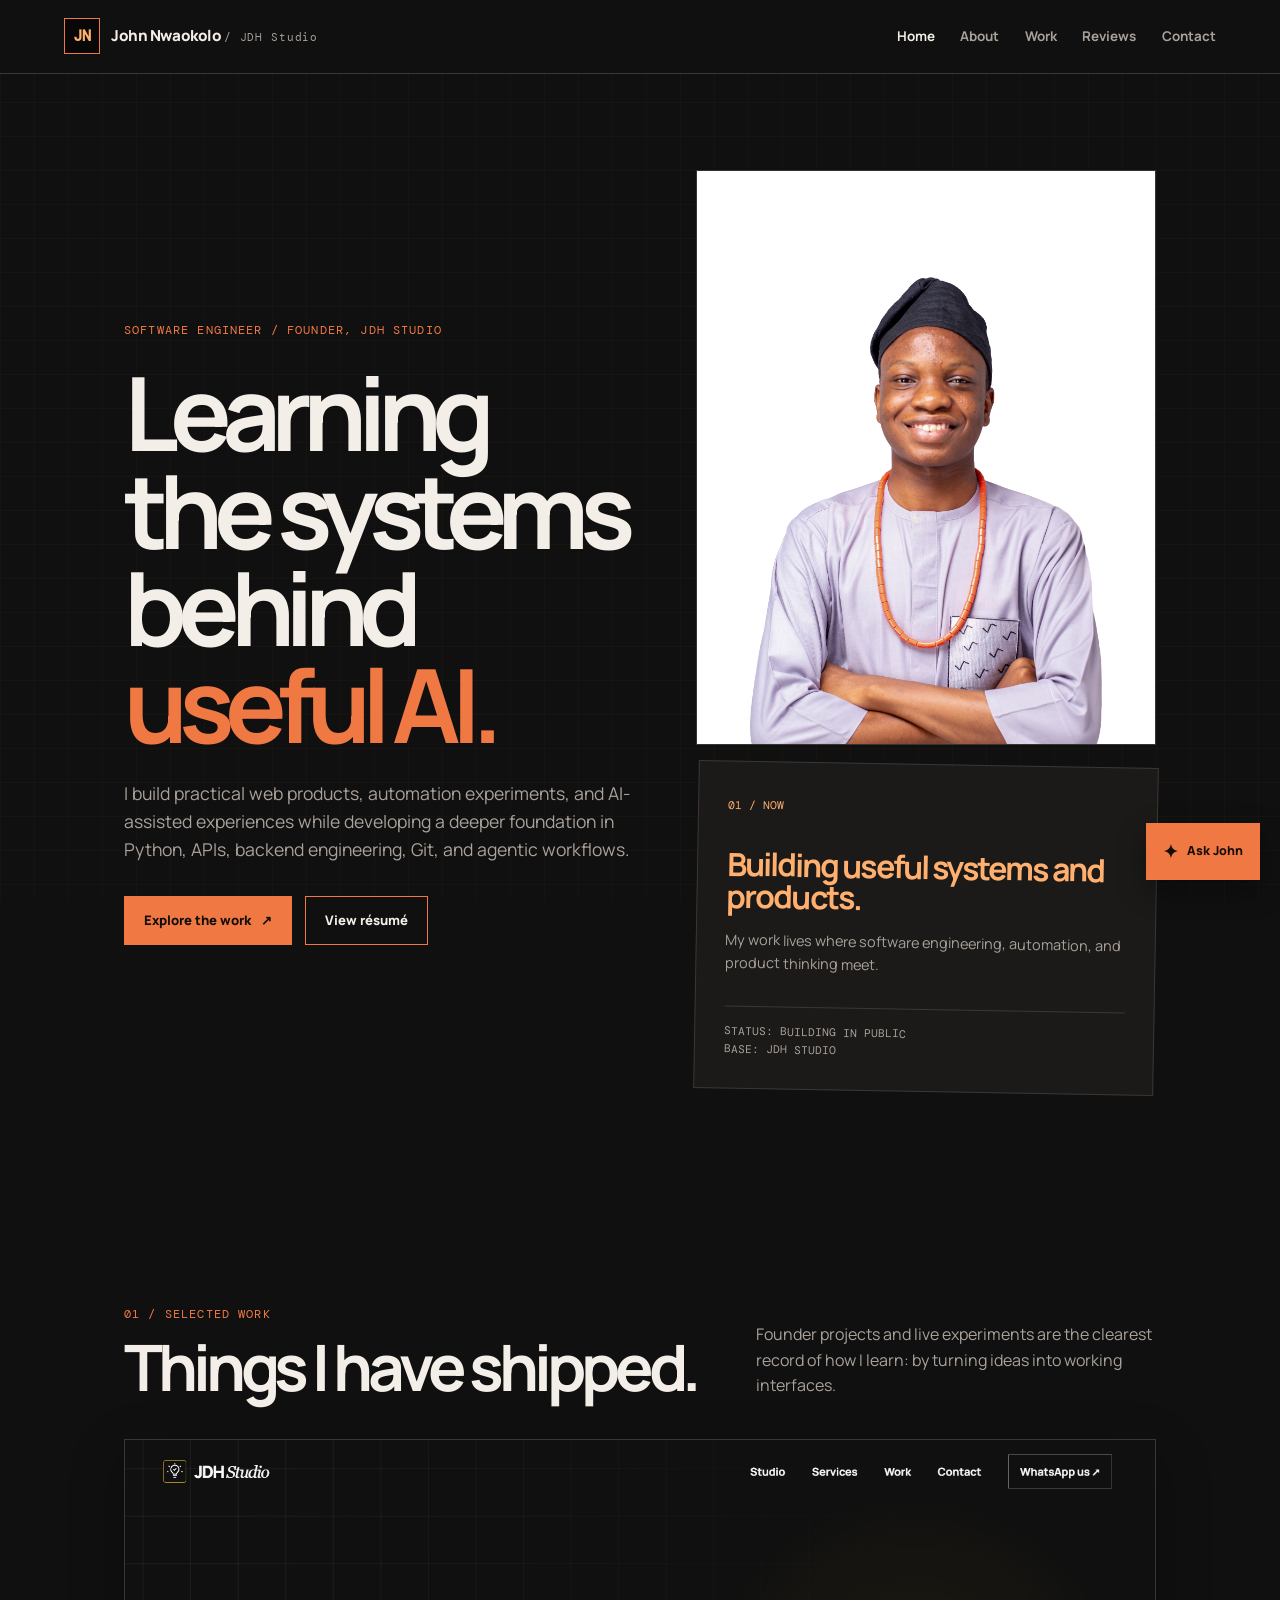
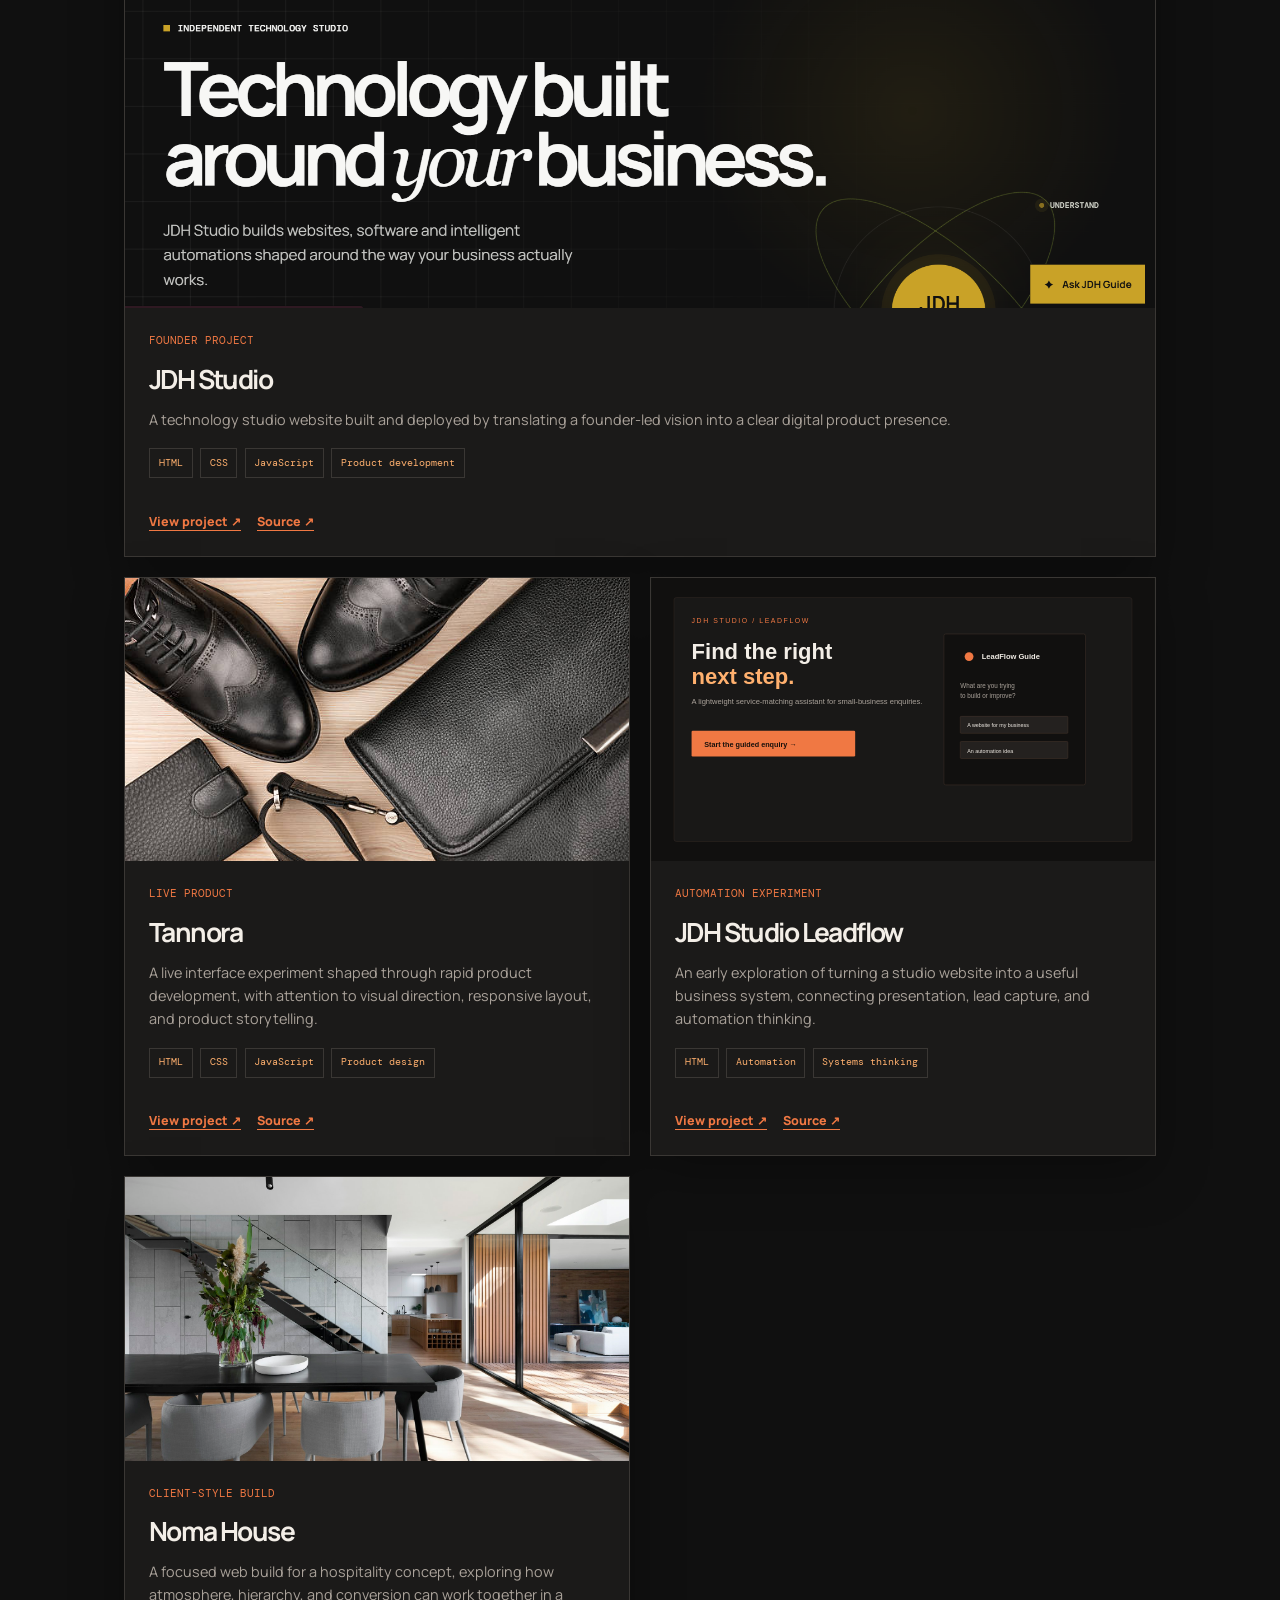
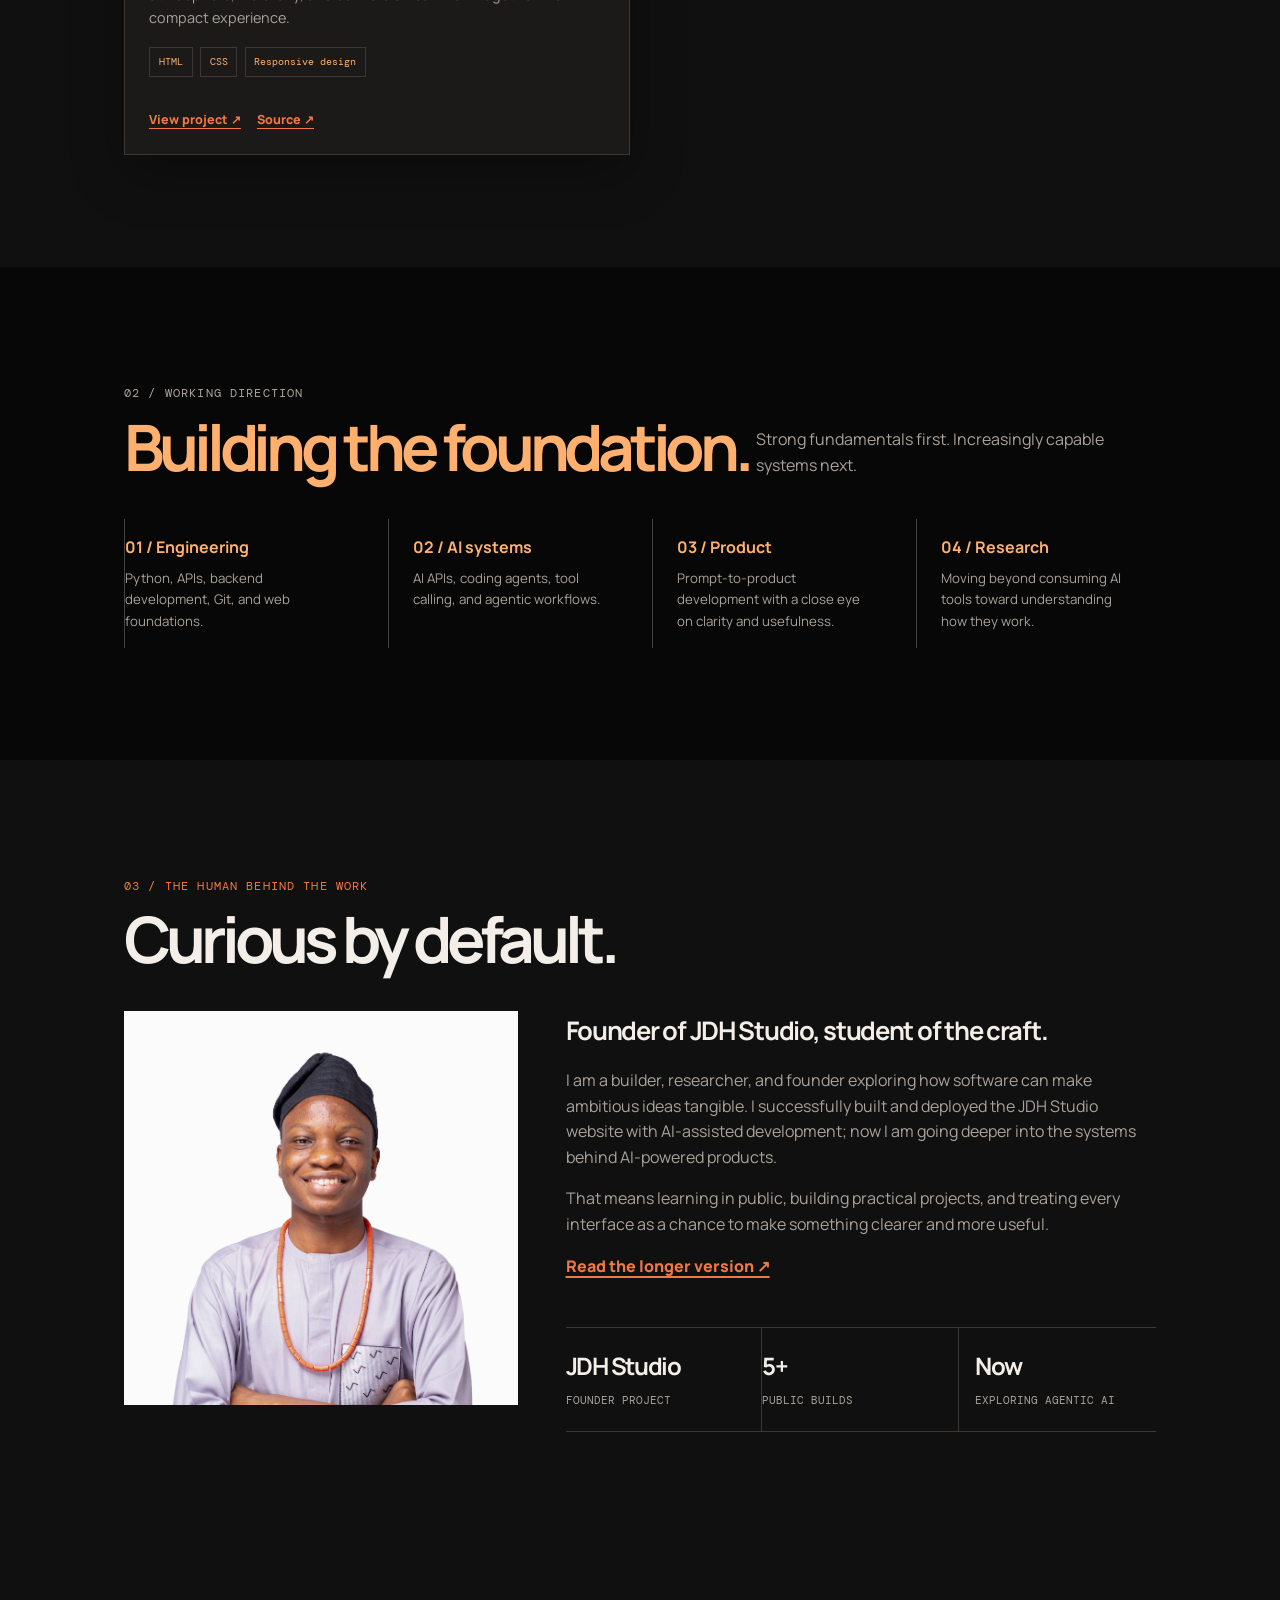
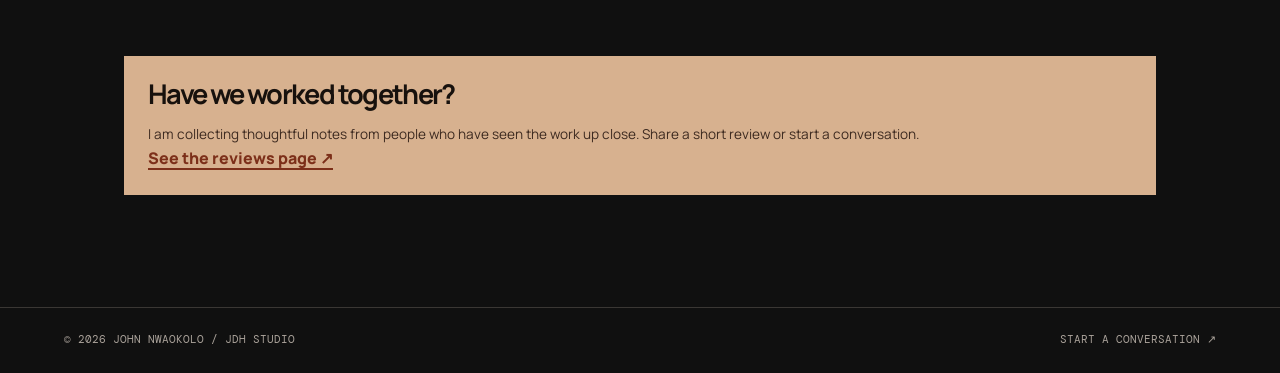
<file: index.html>
<!doctype html>
<html lang="en">
<head>
    <meta charset="UTF-8">
    <meta name="viewport" content="width=device-width, initial-scale=1">
    <title>John Nwaokolo | Software Engineer, Builder and Founder</title>
    <meta name="description" content="John Nwaokolo is a software engineer, builder, researcher, and founder of JDH Studio exploring agentic AI, automation, and prompt-to-product development.">
    <meta name="author" content="John Nwaokolo">
    <meta name="robots" content="index, follow, max-image-preview:large">
    <link rel="canonical" href="https://johnnwaokolo.github.io/">
    <meta property="og:title" content="John Nwaokolo | Builder, Researcher, Founder">
    <meta property="og:description" content="Practical projects at the intersection of software engineering, AI systems, automation, and product development.">
    <meta property="og:image" content="assets/profile/profile.jpg">
    <meta property="og:url" content="https://johnnwaokolo.github.io/">
    <meta property="og:type" content="profile">
    <meta name="twitter:card" content="summary_large_image">
    <meta name="twitter:title" content="John Nwaokolo | Software Engineer, Builder and Founder">
    <meta name="twitter:description" content="Software engineering, product development, automation, and JDH Studio projects by John Nwaokolo.">
    <meta name="twitter:image" content="https://johnnwaokolo.github.io/assets/profile/profile.jpg">
    <link rel="icon" href="assets/icons/favicon.ico">
    <link rel="stylesheet" href="style.css">
    <script type="application/ld+json">{"@context":"https://schema.org","@type":"Person","name":"John Nwaokolo","url":"https://johnnwaokolo.github.io/","jobTitle":"Software Engineer","description":"Software engineer, builder, researcher, and founder of JDH Studio.","image":"https://johnnwaokolo.github.io/assets/profile/profile.jpg","alumniOf":{"@type":"CollegeOrUniversity","name":"Adeleke University","address":{"@type":"PostalAddress","addressLocality":"Ede","addressCountry":"NG"}},"sameAs":["https://github.com/JohnNwaokolo","https://www.linkedin.com/in/johnnwaokolo","https://x.com/_JohnNwaokolo","https://www.instagram.com/_JohnNwaokolo","https://johnnwaokolo.github.io/jdhstudio.co/"]}</script>
</head>
<body>
    <a class="skip-link" href="#main">Skip to content</a>
    <header class="site-header">
        <a class="brand" href="index.html"><span class="brand-mark">JN</span><span>John Nwaokolo <small>/ JDH Studio</small></span></a>
        <button class="menu-toggle" type="button" aria-label="Open menu" aria-expanded="false">☰</button>
        <nav class="site-nav" aria-label="Main navigation">
            <a href="index.html" aria-current="page">Home</a><a href="about.html">About</a><a href="projects.html">Work</a><a href="reviews.html">Reviews</a><a href="contact.html">Contact</a>
        </nav>
    </header>
    <main id="main">
        <section class="container hero">
            <div class="reveal">
                <span class="eyebrow">Software engineer / Founder, JDH Studio</span>
                <h1>Learning the systems behind <em>useful AI.</em></h1>
                <p class="hero-copy">I build practical web products, automation experiments, and AI-assisted experiences while developing a deeper foundation in Python, APIs, backend engineering, Git, and agentic workflows.</p>
                <div class="hero-actions"><a class="button button-primary" href="projects.html">Explore the work <span aria-hidden="true">↗</span></a><a class="button button-secondary" href="resume.html">View résumé</a></div>
            </div>
            <div class="hero-visual reveal"><img class="hero-portrait" src="assets/profile/profile.jpg" alt="John Nwaokolo" fetchpriority="high"><aside class="hero-note" aria-label="Current focus"><h2>Building useful systems and products.</h2><p>My work lives where software engineering, automation, and product thinking meet.</p><p class="mono">STATUS: BUILDING IN PUBLIC<br>BASE: JDH STUDIO</p></aside></div>
        </section>
        <section class="container reveal">
            <div class="section-intro"><div><span class="eyebrow">01 / Selected work</span><h2>Things I have shipped.</h2></div><p>Founder projects and live experiments are the clearest record of how I learn: by turning ideas into working interfaces.</p></div>
            <div class="project-grid" data-projects></div>
        </section>
        <section class="band"><div class="container reveal"><div class="section-intro"><div><span class="eyebrow">02 / Working direction</span><h2>Building the foundation.</h2></div><p>Strong fundamentals first. Increasingly capable systems next.</p></div><div class="capability-grid"><article class="capability"><h3>01 / Engineering</h3><p>Python, APIs, backend development, Git, and web foundations.</p></article><article class="capability"><h3>02 / AI systems</h3><p>AI APIs, coding agents, tool calling, and agentic workflows.</p></article><article class="capability"><h3>03 / Product</h3><p>Prompt-to-product development with a close eye on clarity and usefulness.</p></article><article class="capability"><h3>04 / Research</h3><p>Moving beyond consuming AI tools toward understanding how they work.</p></article></div></div></section>
        <section class="container reveal"><div class="section-intro"><div><span class="eyebrow">03 / The human behind the work</span><h2>Curious by default.</h2></div></div><div class="about-preview"><img class="portrait" src="assets/profile/profile.jpg" alt="John Nwaokolo" loading="lazy"><div><h3>Founder of JDH Studio, student of the craft.</h3><p>I am a builder, researcher, and founder exploring how software can make ambitious ideas tangible. I successfully built and deployed the JDH Studio website with AI-assisted development; now I am going deeper into the systems behind AI-powered products.</p><p>That means learning in public, building practical projects, and treating every interface as a chance to make something clearer and more useful.</p><a class="inline-link" href="about.html">Read the longer version ↗</a><div class="stats"><div class="stat"><strong>JDH Studio</strong><span>Founder project</span></div><div class="stat"><strong>5+</strong><span>Public builds</span></div><div class="stat"><strong>Now</strong><span>Exploring agentic AI</span></div></div></div></div></section>
        <section class="container reveal"><div class="review-note"><h3>Have we worked together?</h3><p>I am collecting thoughtful notes from people who have seen the work up close. Share a short review or start a conversation.</p><a class="inline-link" href="reviews.html">See the reviews page ↗</a></div></section>
    </main>
    <footer class="site-footer"><p>© 2026 John Nwaokolo / JDH Studio</p><a href="contact.html">Start a conversation ↗</a></footer>
    <script src="script.js"></script>
</body>
</html>
</file>
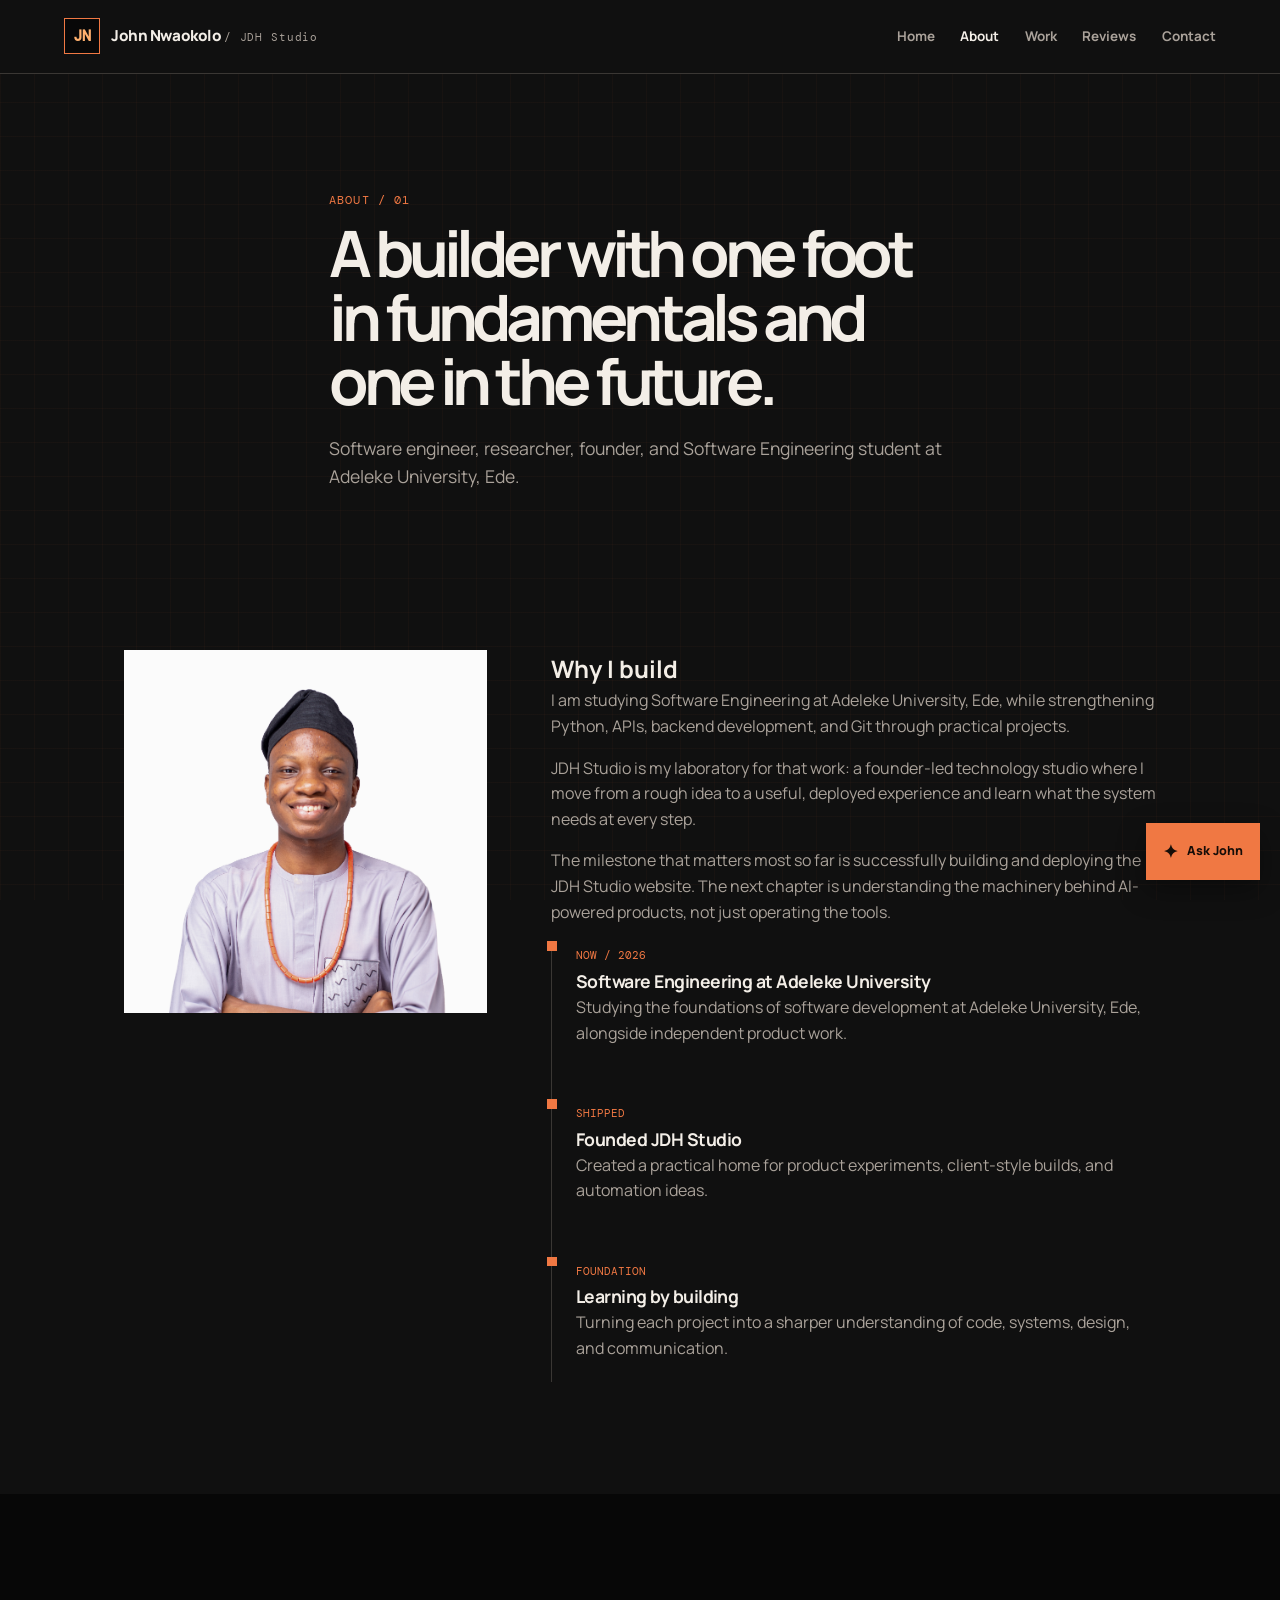
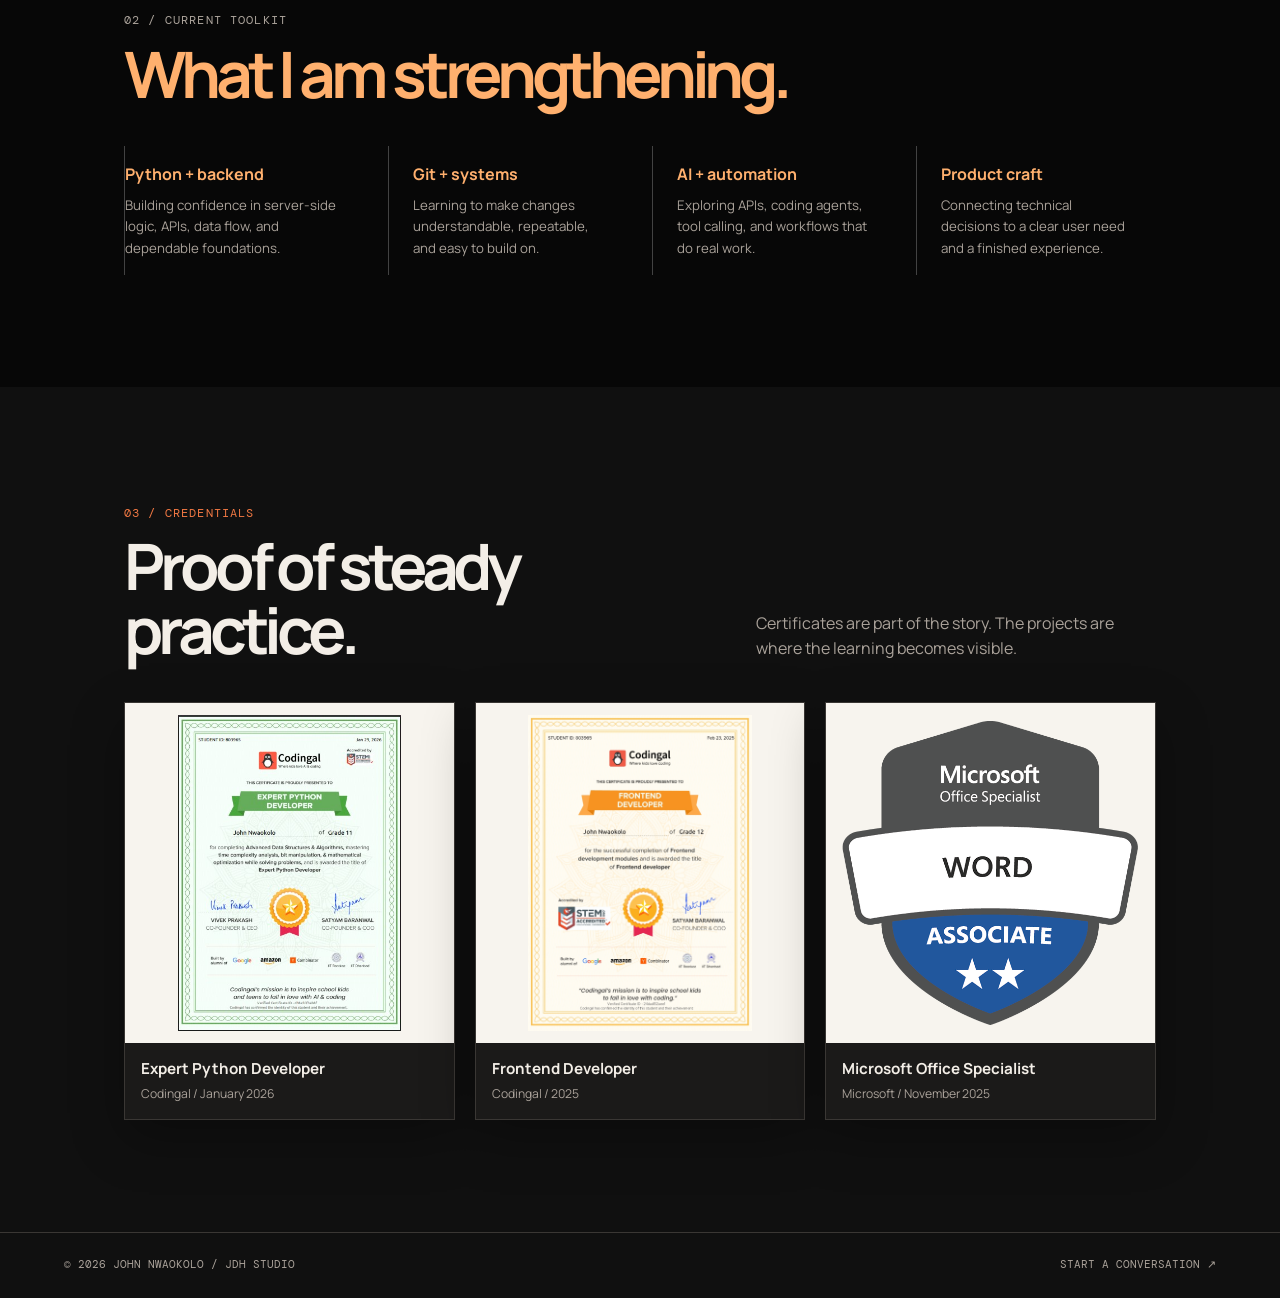
<file: about.html>
<!doctype html>
<html lang="en">
<head><meta charset="UTF-8"><meta name="viewport" content="width=device-width, initial-scale=1"><title>About John Nwaokolo | Software Engineer and Founder</title><meta name="description" content="Learn about John Nwaokolo, a Software Engineering student at Adeleke University, Ede, builder, researcher, and founder of JDH Studio."><meta name="author" content="John Nwaokolo"><meta name="robots" content="index, follow"><link rel="canonical" href="https://johnnwaokolo.github.io/about.html"><link rel="icon" href="assets/icons/favicon.ico"><link rel="stylesheet" href="style.css"></head>
<body>
<a class="skip-link" href="#main">Skip to content</a>
<header class="site-header"><a class="brand" href="index.html"><span class="brand-mark">JN</span><span>John Nwaokolo <small>/ JDH Studio</small></span></a><button class="menu-toggle" type="button" aria-label="Open menu" aria-expanded="false">☰</button><nav class="site-nav" aria-label="Main navigation"><a href="index.html">Home</a><a href="about.html" aria-current="page">About</a><a href="projects.html">Work</a><a href="reviews.html">Reviews</a><a href="contact.html">Contact</a></nav></header>
<main id="main"><section class="container page-heading reveal"><span class="eyebrow">About / 01</span><h1>A builder with one foot in fundamentals and one in the future.</h1><p>Software engineer, researcher, founder, and Software Engineering student at Adeleke University, Ede.</p></section>
<section class="container about-layout reveal"><img class="portrait" src="assets/profile/profile.jpg" alt="John Nwaokolo" loading="lazy"><div class="prose"><h2>Why I build</h2><p>I am studying Software Engineering at Adeleke University, Ede, while strengthening Python, APIs, backend development, and Git through practical projects.</p><p>JDH Studio is my laboratory for that work: a founder-led technology studio where I move from a rough idea to a useful, deployed experience and learn what the system needs at every step.</p><p>The milestone that matters most so far is successfully building and deploying the JDH Studio website. The next chapter is understanding the machinery behind AI-powered products, not just operating the tools.</p><div class="timeline"><article><span>NOW / 2026</span><h3>Software Engineering at Adeleke University</h3><p>Studying the foundations of software development at Adeleke University, Ede, alongside independent product work.</p></article><article><span>SHIPPED</span><h3>Founded JDH Studio</h3><p>Created a practical home for product experiments, client-style builds, and automation ideas.</p></article><article><span>FOUNDATION</span><h3>Learning by building</h3><p>Turning each project into a sharper understanding of code, systems, design, and communication.</p></article></div></div></section>
<section class="band"><div class="container reveal"><div class="section-intro"><div><span class="eyebrow">02 / Current toolkit</span><h2>What I am strengthening.</h2></div></div><div class="capability-grid"><article class="capability"><h3>Python + backend</h3><p>Building confidence in server-side logic, APIs, data flow, and dependable foundations.</p></article><article class="capability"><h3>Git + systems</h3><p>Learning to make changes understandable, repeatable, and easy to build on.</p></article><article class="capability"><h3>AI + automation</h3><p>Exploring APIs, coding agents, tool calling, and workflows that do real work.</p></article><article class="capability"><h3>Product craft</h3><p>Connecting technical decisions to a clear user need and a finished experience.</p></article></div></div></section>
<section class="container reveal"><div class="section-intro"><div><span class="eyebrow">03 / Credentials</span><h2>Proof of steady practice.</h2></div><p>Certificates are part of the story. The projects are where the learning becomes visible.</p></div><div class="cert-grid"><article class="cert-card"><img src="assets/certifications/python_cert.jpg" alt="Expert Python Developer certificate" loading="lazy"><div><h3>Expert Python Developer</h3><p>Codingal / January 2026</p></div></article><article class="cert-card"><img src="assets/certifications/frontend-cert.jpg" alt="Frontend Developer certificate" loading="lazy"><div><h3>Frontend Developer</h3><p>Codingal / 2025</p></div></article><article class="cert-card"><img src="assets/certifications/word_cert.png" alt="Microsoft Office Specialist certificate" loading="lazy"><div><h3>Microsoft Office Specialist</h3><p>Microsoft / November 2025</p></div></article></div></section></main>
<footer class="site-footer"><p>© 2026 John Nwaokolo / JDH Studio</p><a href="contact.html">Start a conversation ↗</a></footer><script src="script.js"></script></body></html>
</file>
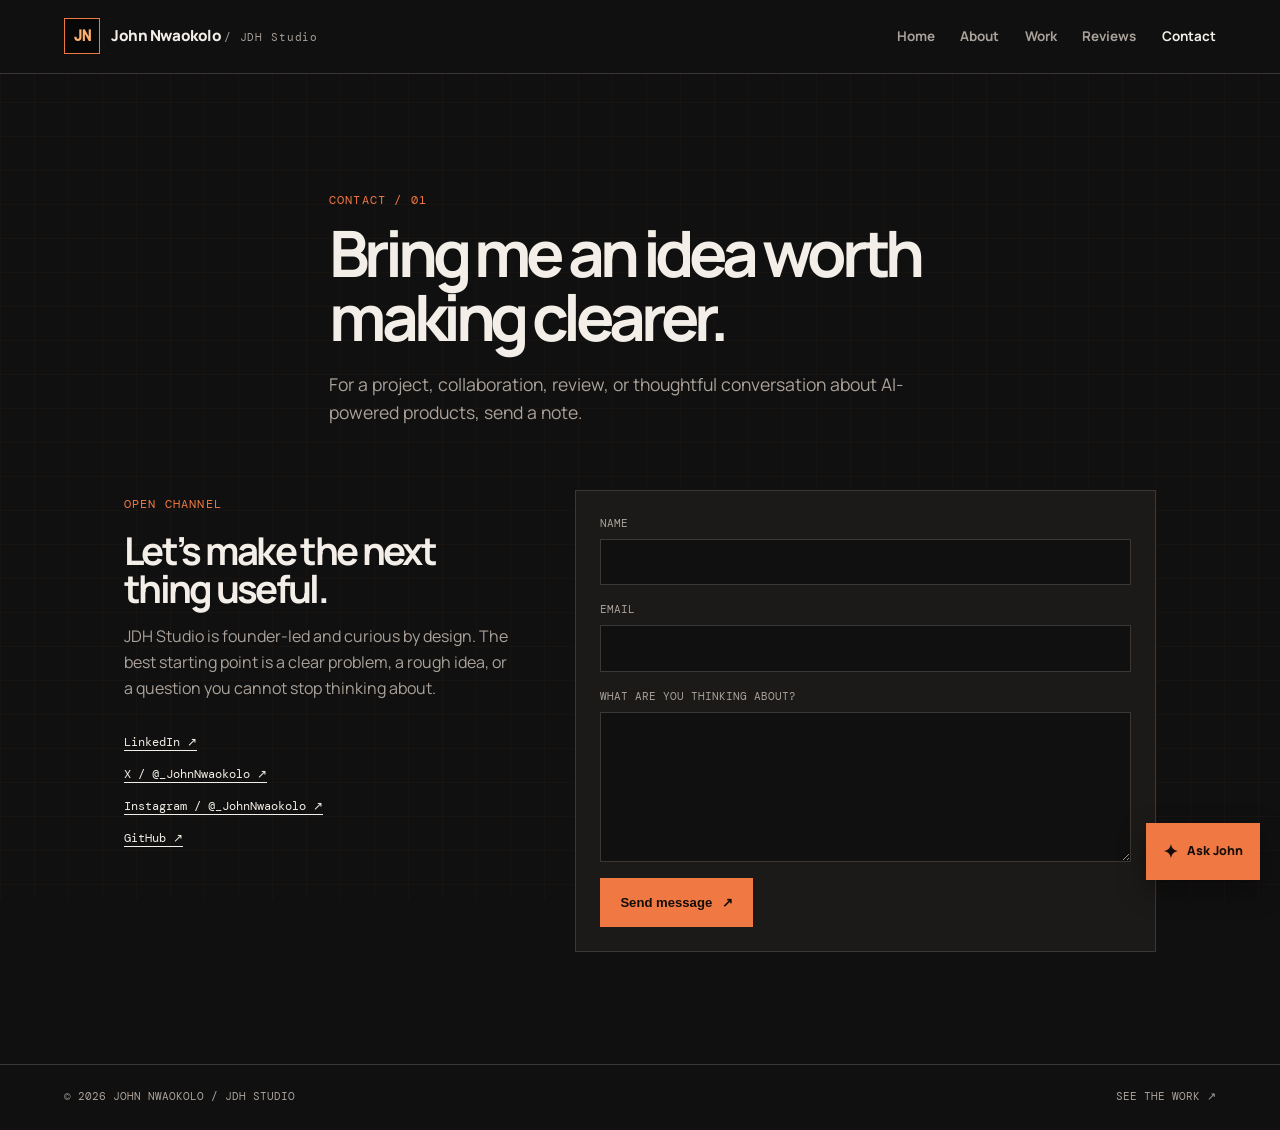
<file: contact.html>
<!doctype html>
<html lang="en">
<head><meta charset="UTF-8"><meta name="viewport" content="width=device-width, initial-scale=1"><title>Contact John Nwaokolo | Software Engineer</title><meta name="description" content="Contact John Nwaokolo about software engineering, websites, automation, product ideas, collaboration, or JDH Studio projects."><meta name="author" content="John Nwaokolo"><meta name="robots" content="index, follow"><link rel="canonical" href="https://johnnwaokolo.github.io/contact.html"><link rel="icon" href="assets/icons/favicon.ico"><link rel="stylesheet" href="style.css"></head>
<body>
<a class="skip-link" href="#main">Skip to content</a>
<header class="site-header"><a class="brand" href="index.html"><span class="brand-mark">JN</span><span>John Nwaokolo <small>/ JDH Studio</small></span></a><button class="menu-toggle" type="button" aria-label="Open menu" aria-expanded="false">☰</button><nav class="site-nav" aria-label="Main navigation"><a href="index.html">Home</a><a href="about.html">About</a><a href="projects.html">Work</a><a href="reviews.html">Reviews</a><a href="contact.html" aria-current="page">Contact</a></nav></header>
<main id="main"><section class="container page-heading reveal"><span class="eyebrow">Contact / 01</span><h1>Bring me an idea worth making clearer.</h1><p>For a project, collaboration, review, or thoughtful conversation about AI-powered products, send a note.</p></section><section class="container contact-layout" style="padding-top: 1rem"><div class="contact-details reveal"><span class="eyebrow">Open channel</span><h2>Let’s make the next thing useful.</h2><p>JDH Studio is founder-led and curious by design. The best starting point is a clear problem, a rough idea, or a question you cannot stop thinking about.</p><div class="contact-list"><a href="https://www.linkedin.com/in/johnnwaokolo" target="_blank" rel="noopener noreferrer">LinkedIn ↗</a><a href="https://x.com/_JohnNwaokolo" target="_blank" rel="noopener noreferrer">X / @_JohnNwaokolo ↗</a><a href="https://www.instagram.com/_JohnNwaokolo" target="_blank" rel="noopener noreferrer">Instagram / @_JohnNwaokolo ↗</a><a href="https://github.com/JohnNwaokolo" target="_blank" rel="noopener noreferrer">GitHub ↗</a></div></div><form class="contact-form reveal" action="https://formspree.io/f/mzzrnnpy" method="POST"><label>Name<input type="text" name="name" autocomplete="name" required></label><label>Email<input type="email" name="_replyto" autocomplete="email" required></label><label>What are you thinking about?<textarea name="message" required></textarea></label><input type="hidden" name="_next" value="thank-you.html"><button class="button button-primary" type="submit">Send message <span aria-hidden="true">↗</span></button></form></section></main>
<footer class="site-footer"><p>© 2026 John Nwaokolo / JDH Studio</p><a href="projects.html">See the work ↗</a></footer><script src="script.js"></script></body></html>
</file>
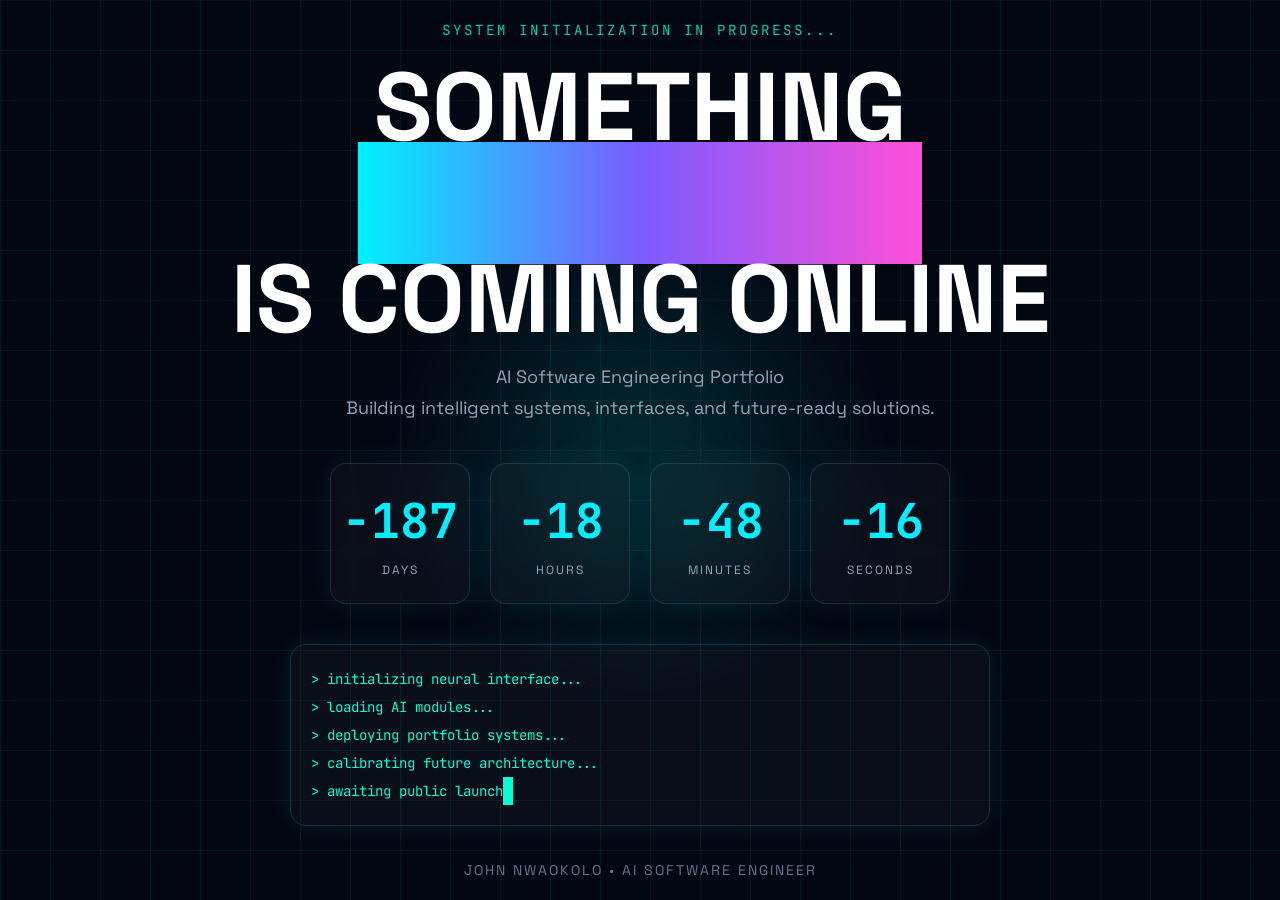
<file: countdown_page.html>
<!DOCTYPE html>
<html lang="en">
<head>
  <meta charset="UTF-8" />
  <meta name="viewport" content="width=device-width, initial-scale=1.0"/>
  <title>System Initialization</title>

  <link href="https://fonts.googleapis.com/css2?family=Space+Grotesk:wght@300;400;600;700&family=JetBrains+Mono:wght@300;400;600&display=swap" rel="stylesheet">

  <style>
    *{
      margin:0;
      padding:0;
      box-sizing:border-box;
    }

    body{
      font-family:'Space Grotesk', sans-serif;
      background:#030712;
      color:white;
      overflow:hidden;
      height:100vh;
      display:flex;
      justify-content:center;
      align-items:center;
      position:relative;
    }

    /* Animated Grid Background */
    .grid{
      position:absolute;
      inset:0;
      background-image:
        linear-gradient(rgba(0,255,255,0.06) 1px, transparent 1px),
        linear-gradient(90deg, rgba(0,255,255,0.06) 1px, transparent 1px);
      background-size:50px 50px;
      animation:moveGrid 12s linear infinite;
      z-index:0;
    }

    @keyframes moveGrid{
      from{
        transform:translateY(0);
      }
      to{
        transform:translateY(50px);
      }
    }

    /* Glow Effect */
    .glow{
      position:absolute;
      width:500px;
      height:500px;
      background:radial-gradient(circle, rgba(0,255,255,0.15), transparent 70%);
      filter:blur(40px);
      z-index:0;
    }

    .container{
      position:relative;
      z-index:2;
      text-align:center;
      padding:20px;
      max-width:900px;
      width:100%;
    }

    .system-status{
      font-family:'JetBrains Mono', monospace;
      color:#00ffd5;
      font-size:14px;
      letter-spacing:3px;
      margin-bottom:20px;
      opacity:0.8;
    }

    h1{
      font-size:clamp(3rem, 8vw, 6rem);
      line-height:1;
      margin-bottom:15px;
      text-transform:uppercase;
      font-weight:700;
    }

    .gradient{
      background:linear-gradient(90deg,#00f0ff,#7a5cff,#ff4fd8);
      /* webkit-background-clip: text; */
      -webkit-text-fill-color:transparent;
    }

    .subtitle{
      color:#94a3b8;
      font-size:18px;
      margin-bottom:40px;
      line-height:1.7;
    }

    /* Countdown */
    .countdown{
      display:flex;
      justify-content:center;
      gap:20px;
      flex-wrap:wrap;
      margin-bottom:40px;
    }

    .time-box{
      width:140px;
      padding:25px 10px;
      border:1px solid rgba(255,255,255,0.1);
      background:rgba(255,255,255,0.03);
      backdrop-filter:blur(10px);
      border-radius:16px;
      box-shadow:0 0 30px rgba(0,255,255,0.08);
    }

    .time{
      font-size:48px;
      font-weight:700;
      color:#00f0ff;
      font-family:'JetBrains Mono', monospace;
    }

    .label{
      margin-top:10px;
      font-size:12px;
      letter-spacing:2px;
      color:#94a3b8;
    }

    /* Terminal Box */
    .terminal{
      width:100%;
      max-width:700px;
      margin:0 auto;
      background:rgba(255,255,255,0.03);
      border:1px solid rgba(0,255,255,0.15);
      border-radius:16px;
      padding:20px;
      text-align:left;
      font-family:'JetBrains Mono', monospace;
      color:#00ffd5;
      font-size:14px;
      line-height:2;
      box-shadow:0 0 30px rgba(0,255,255,0.08);
    }

    .cursor{
      display:inline-block;
      width:10px;
      background:#00ffd5;
      animation:blink 1s infinite;
    }

    @keyframes blink{
      50%{
        opacity:0;
      }
    }

    .footer{
      margin-top:35px;
      color:#64748b;
      font-size:14px;
      letter-spacing:2px;
    }

    @media(max-width:768px){

      .time-box{
        width:120px;
      }

      .time{
        font-size:38px;
      }

      .subtitle{
        font-size:16px;
      }
    }

  </style>
</head>
<body>

  <div class="grid"></div>
  <div class="glow"></div>

  <div class="container">

    <div class="system-status">
      SYSTEM INITIALIZATION IN PROGRESS...
    </div>

    <h1>
      SOMETHING <span class="gradient">INTELLIGENT</span><br>
      IS COMING ONLINE
    </h1>

    <p class="subtitle">
      AI Software Engineering Portfolio<br>
      Building intelligent systems, interfaces, and future-ready solutions.
    </p>

    <!-- Countdown -->
    <div class="countdown">

      <div class="time-box">
        <div class="time" id="days">00</div>
        <div class="label">DAYS</div>
      </div>

      <div class="time-box">
        <div class="time" id="hours">00</div>
        <div class="label">HOURS</div>
      </div>

      <div class="time-box">
        <div class="time" id="minutes">00</div>
        <div class="label">MINUTES</div>
      </div>

      <div class="time-box">
        <div class="time" id="seconds">00</div>
        <div class="label">SECONDS</div>
      </div>

    </div>

    <!-- Terminal -->
    <div class="terminal">
      > initializing neural interface...<br>
      > loading AI modules...<br>
      > deploying portfolio systems...<br>
      > calibrating future architecture...<br>
      > awaiting public launch<span class="cursor">&nbsp;</span>
    </div>

    <div class="footer">
      JOHN NWAOKOLO • AI SOFTWARE ENGINEER
    </div>

  </div>

  <script>

    // SET YOUR LAUNCH DATE HERE
    const launchDate = new Date("2026-06-01T00:00:00").getTime();

    function updateCountdown(){

      const now = new Date().getTime();
      const distance = launchDate - now;

      const days = Math.floor(distance / (1000 * 60 * 60 * 24));
      const hours = Math.floor((distance % (1000 * 60 * 60 * 24)) / (1000 * 60 * 60));
      const minutes = Math.floor((distance % (1000 * 60 * 60)) / (1000 * 60));
      const seconds = Math.floor((distance % (1000 * 60)) / 1000);

      document.getElementById("days").innerHTML = String(days).padStart(2,"0");
      document.getElementById("hours").innerHTML = String(hours).padStart(2,"0");
      document.getElementById("minutes").innerHTML = String(minutes).padStart(2,"0");
      document.getElementById("seconds").innerHTML = String(seconds).padStart(2,"0");

    }

    setInterval(updateCountdown,1000);

    updateCountdown();

  </script>

</body>
</html>
</file>
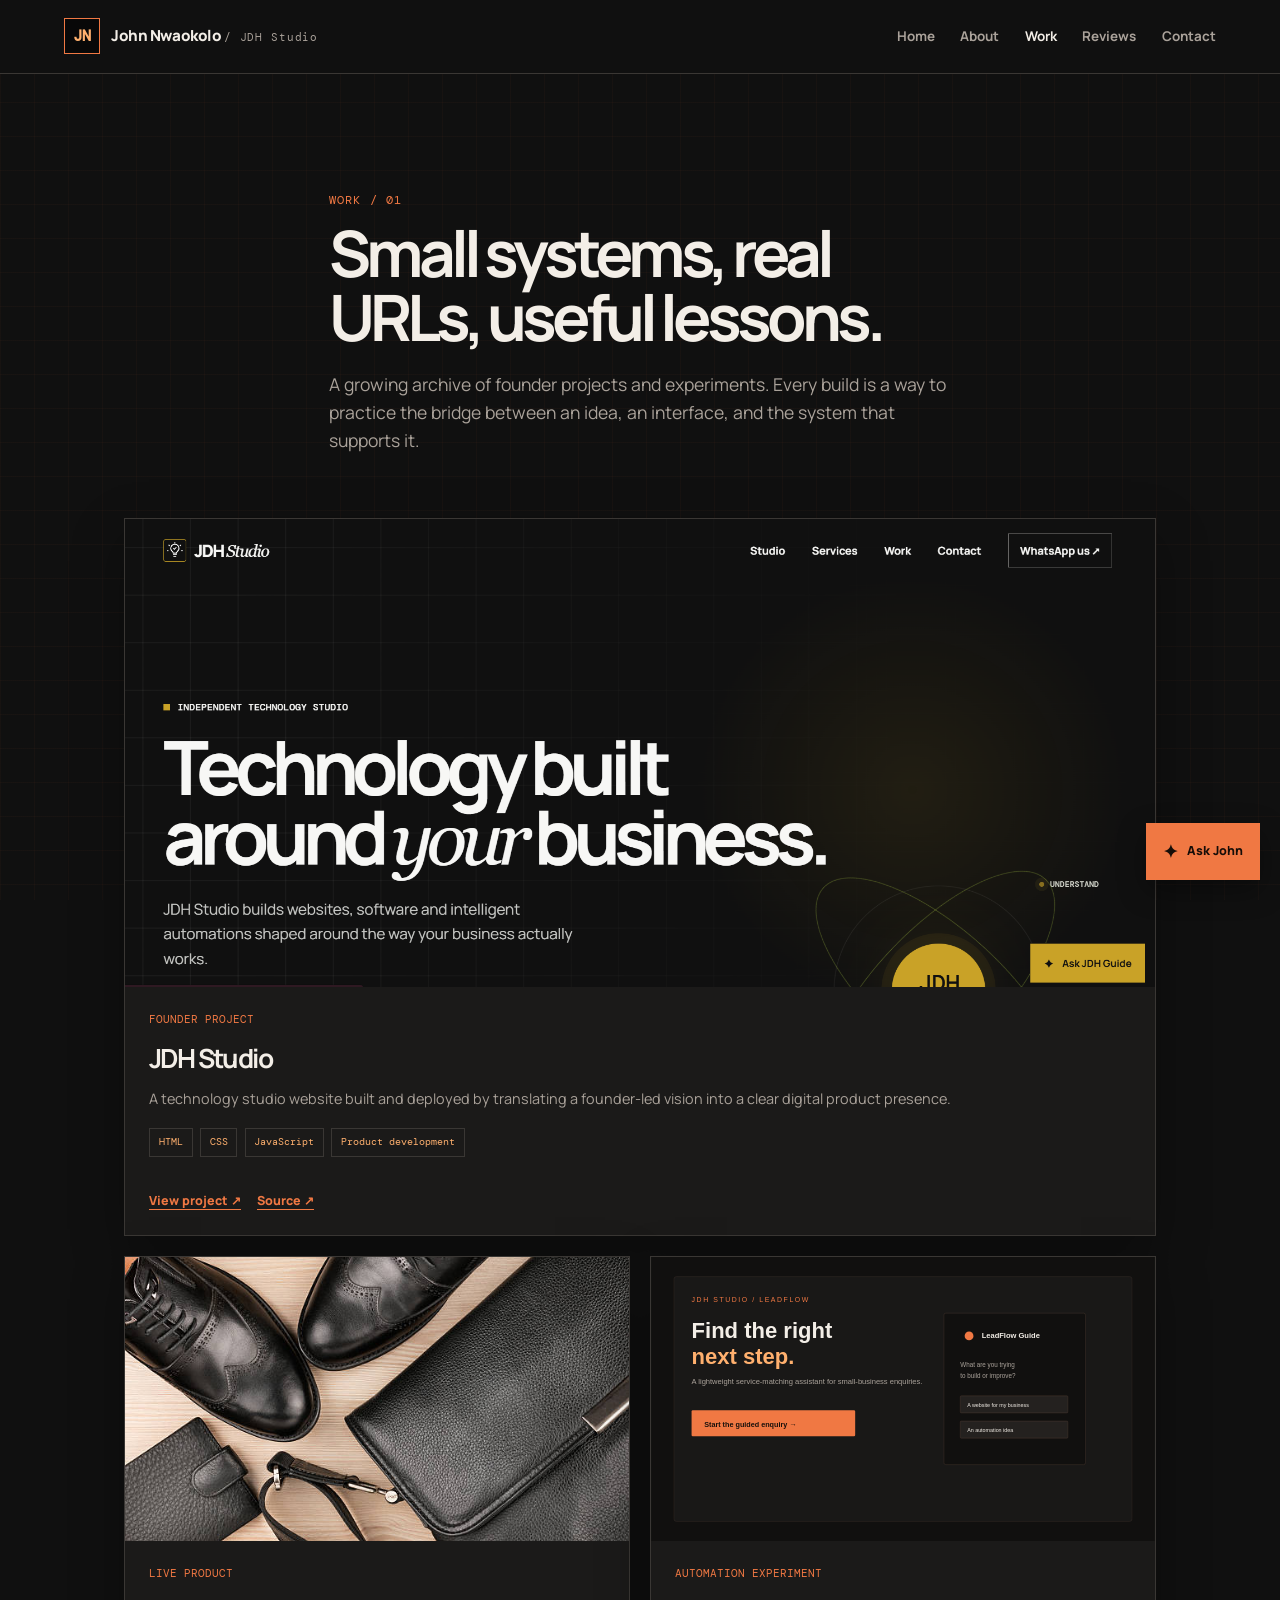
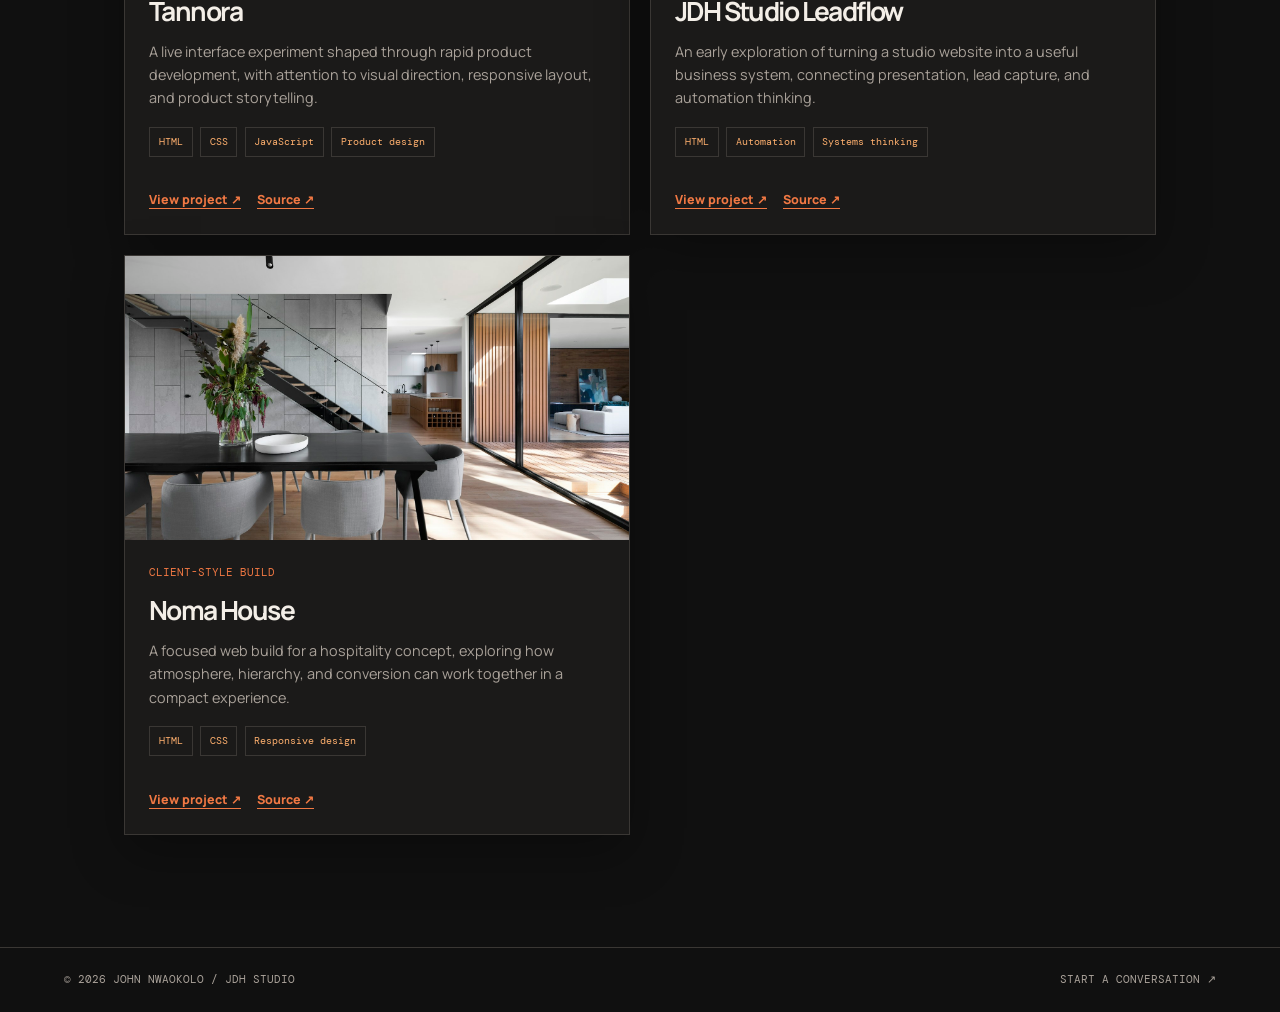
<file: projects.html>
<!doctype html>
<html lang="en">
<head><meta charset="UTF-8"><meta name="viewport" content="width=device-width, initial-scale=1"><title>Projects by John Nwaokolo | Web, AI and Automation</title><meta name="description" content="Explore live websites, product experiments, automation concepts, and software projects built by John Nwaokolo of JDH Studio."><meta name="author" content="John Nwaokolo"><meta name="robots" content="index, follow, max-image-preview:large"><link rel="canonical" href="https://johnnwaokolo.github.io/projects.html"><link rel="icon" href="assets/icons/favicon.ico"><link rel="stylesheet" href="style.css"></head>
<body>
<a class="skip-link" href="#main">Skip to content</a>
<header class="site-header"><a class="brand" href="index.html"><span class="brand-mark">JN</span><span>John Nwaokolo <small>/ JDH Studio</small></span></a><button class="menu-toggle" type="button" aria-label="Open menu" aria-expanded="false">☰</button><nav class="site-nav" aria-label="Main navigation"><a href="index.html">Home</a><a href="about.html">About</a><a href="projects.html" aria-current="page">Work</a><a href="reviews.html">Reviews</a><a href="contact.html">Contact</a></nav></header>
<main id="main"><section class="container page-heading reveal"><span class="eyebrow">Work / 01</span><h1>Small systems, real URLs, useful lessons.</h1><p>A growing archive of founder projects and experiments. Every build is a way to practice the bridge between an idea, an interface, and the system that supports it.</p></section><section class="container" style="padding-top: 1rem"><div class="project-grid" data-projects></div></section></main>
<footer class="site-footer"><p>© 2026 John Nwaokolo / JDH Studio</p><a href="contact.html">Start a conversation ↗</a></footer><script src="script.js"></script></body></html>
</file>
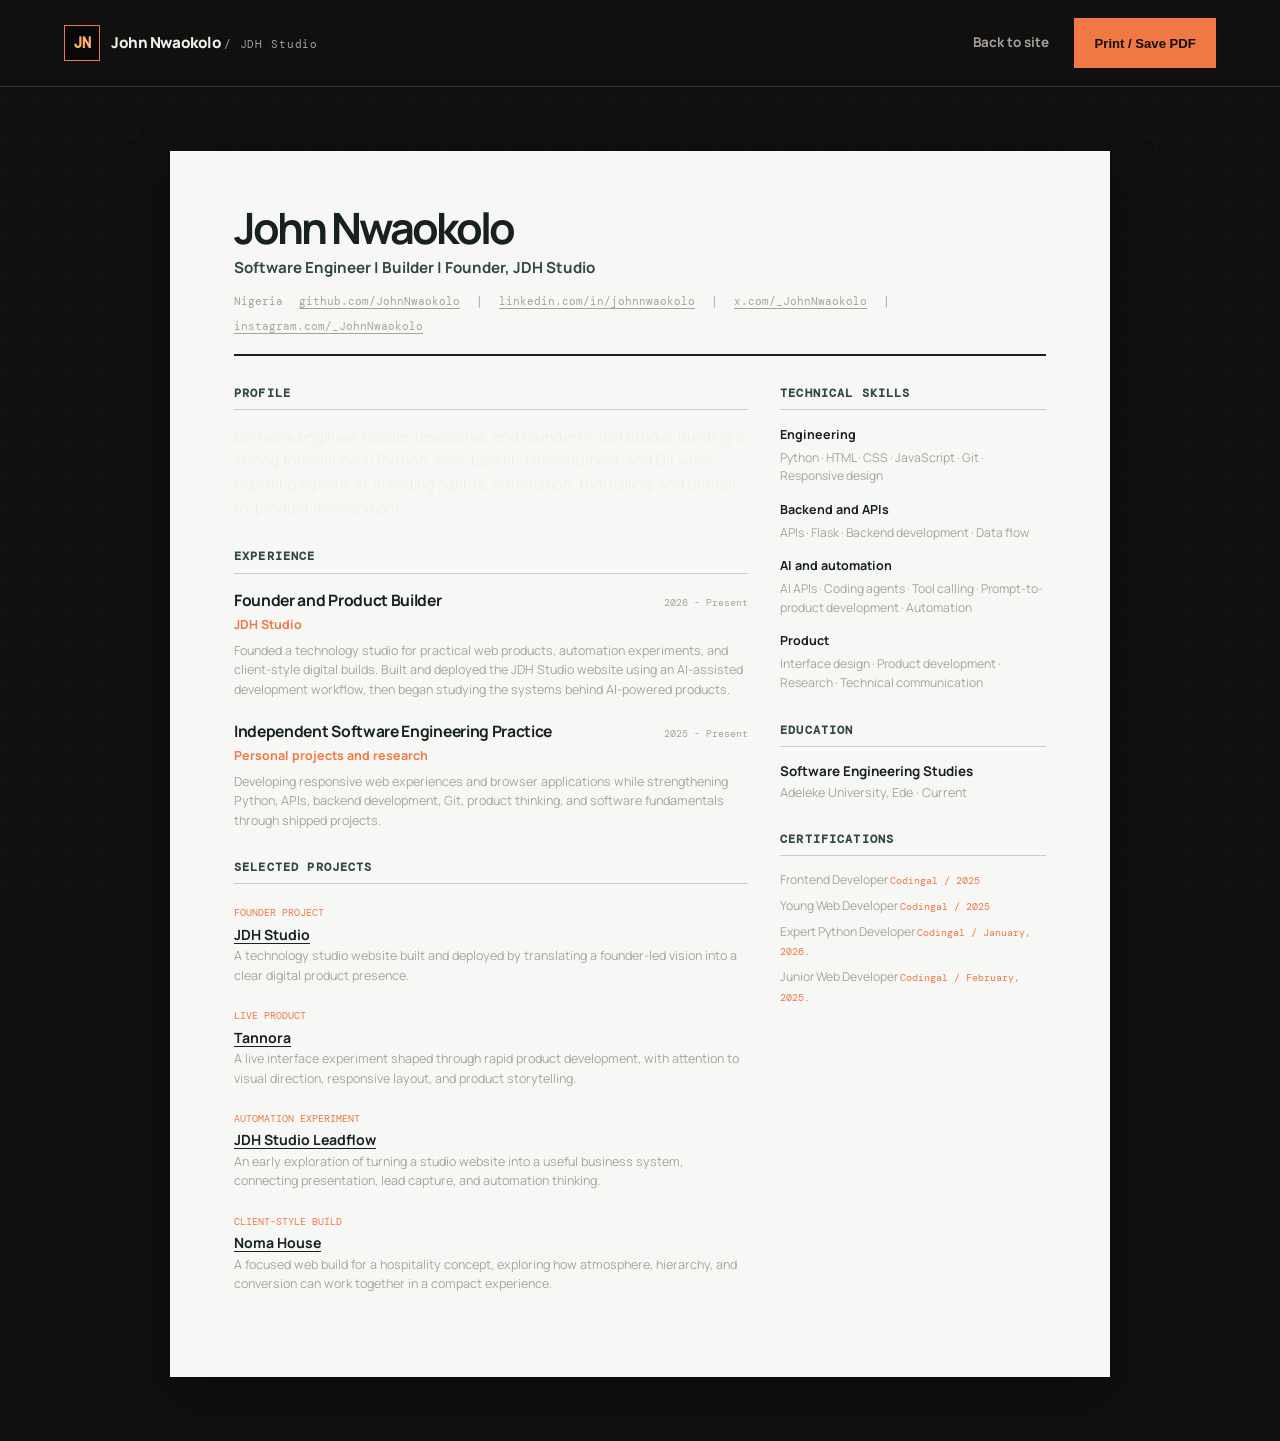
<file: resume.html>
<!doctype html>
<html lang="en">
<head>
    <meta charset="UTF-8">
    <meta name="viewport" content="width=device-width, initial-scale=1">
    <title>Résumé | John Nwaokolo</title>
    <meta name="description" content="Current professional résumé of John Nwaokolo, Software Engineer, Adeleke University student, builder, and founder of JDH Studio.">
    <meta name="author" content="John Nwaokolo">
    <meta name="robots" content="index, follow">
    <link rel="canonical" href="https://johnnwaokolo.github.io/resume.html">
    <link rel="icon" href="assets/icons/favicon.ico">
    <link rel="stylesheet" href="style.css">
</head>
<body class="resume-site">
    <header class="site-header resume-controls">
        <a class="brand" href="index.html"><span class="brand-mark">JN</span><span>John Nwaokolo <small>/ JDH Studio</small></span></a>
        <nav class="site-nav" aria-label="Résumé navigation"><a href="index.html">Back to site</a><button class="button button-primary" type="button" data-print-resume>Print / Save PDF</button></nav>
    </header>
    <main class="resume-page" data-resume>
        <p class="resume-loading">Loading current résumé...</p>
    </main>
    <script src="script.js"></script>
</body>
</html>
</file>
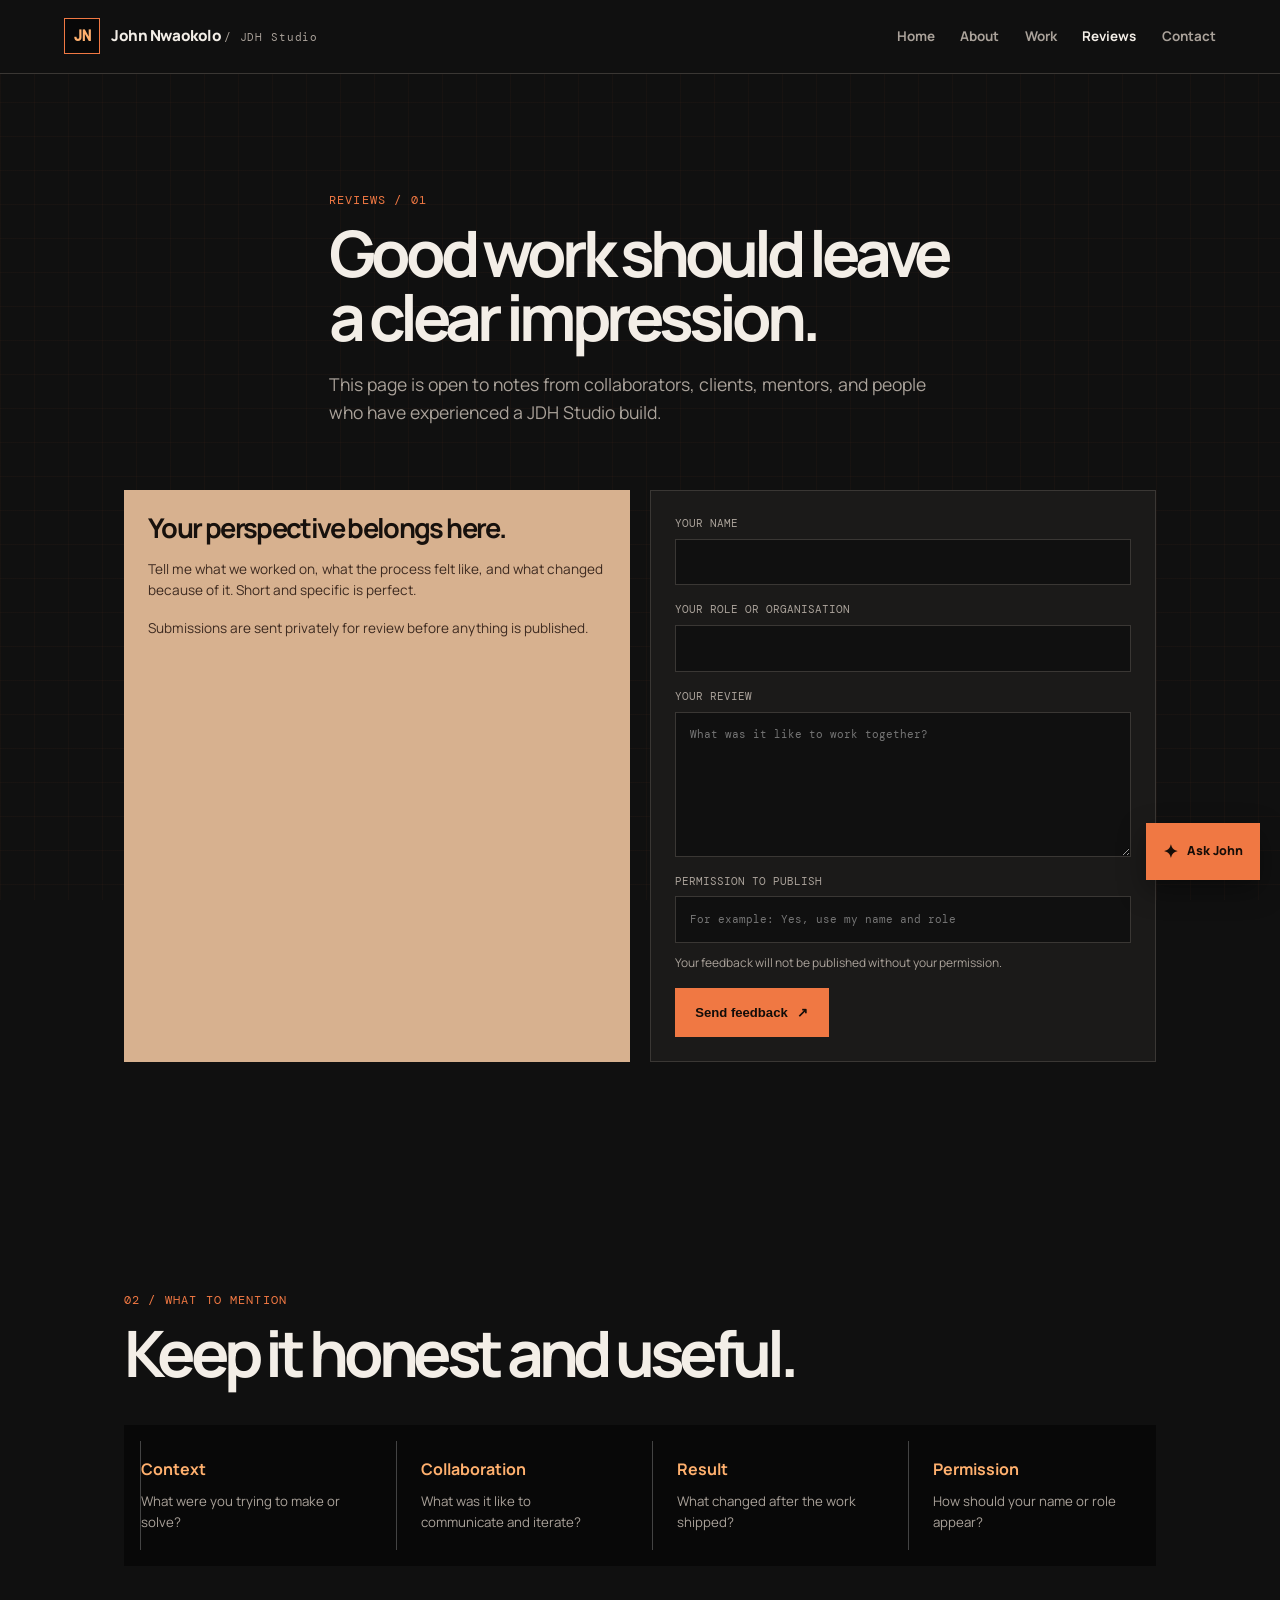
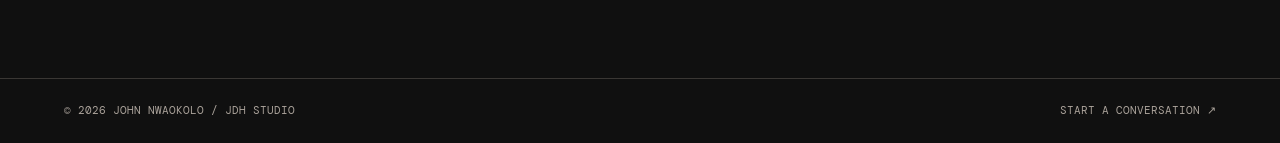
<file: reviews.html>
<!doctype html>
<html lang="en">
<head><meta charset="UTF-8"><meta name="viewport" content="width=device-width, initial-scale=1"><title>Reviews and Feedback | John Nwaokolo</title><meta name="description" content="Reviews and feedback from collaborators, clients, mentors, and people who have experienced John Nwaokolo's work."><meta name="author" content="John Nwaokolo"><meta name="robots" content="index, follow"><link rel="canonical" href="https://johnnwaokolo.github.io/reviews.html"><link rel="icon" href="assets/icons/favicon.ico"><link rel="stylesheet" href="style.css"></head>
<body>
<a class="skip-link" href="#main">Skip to content</a>
<header class="site-header"><a class="brand" href="index.html"><span class="brand-mark">JN</span><span>John Nwaokolo <small>/ JDH Studio</small></span></a><button class="menu-toggle" type="button" aria-label="Open menu" aria-expanded="false">☰</button><nav class="site-nav" aria-label="Main navigation"><a href="index.html">Home</a><a href="about.html">About</a><a href="projects.html">Work</a><a href="reviews.html" aria-current="page">Reviews</a><a href="contact.html">Contact</a></nav></header>
<main id="main"><section class="container page-heading reveal"><span class="eyebrow">Reviews / 01</span><h1>Good work should leave a clear impression.</h1><p>This page is open to notes from collaborators, clients, mentors, and people who have experienced a JDH Studio build.</p></section>
<section class="container" style="padding-top: 1rem"><div class="review-grid"><article class="review-note reveal"><h3>Your perspective belongs here.</h3><p>Tell me what we worked on, what the process felt like, and what changed because of it. Short and specific is perfect.</p><p>Submissions are sent privately for review before anything is published.</p></article><form class="feedback-form reveal" action="https://formspree.io/f/mzzrnnpy" method="POST"><input type="hidden" name="submission_type" value="portfolio review"><label>Your name<input type="text" name="name" autocomplete="name" required></label><label>Your role or organisation<input type="text" name="role" autocomplete="organization-title" required></label><label>Your review<textarea name="review" placeholder="What was it like to work together?" required></textarea></label><label>Permission to publish<input type="text" name="permission" placeholder="For example: Yes, use my name and role" required></label><small>Your feedback will not be published without your permission.</small><input type="hidden" name="_next" value="thank-you.html"><button class="button button-primary" type="submit">Send feedback <span aria-hidden="true">↗</span></button></form></div></section>
<section class="container reveal"><div class="section-intro"><div><span class="eyebrow">02 / What to mention</span><h2>Keep it honest and useful.</h2></div></div><div class="capability-grid" style="background: var(--forest); color: #e9ebe4; padding: 1rem"><article class="capability"><h3>Context</h3><p>What were you trying to make or solve?</p></article><article class="capability"><h3>Collaboration</h3><p>What was it like to communicate and iterate?</p></article><article class="capability"><h3>Result</h3><p>What changed after the work shipped?</p></article><article class="capability"><h3>Permission</h3><p>How should your name or role appear?</p></article></div></section></main>
<footer class="site-footer"><p>© 2026 John Nwaokolo / JDH Studio</p><a href="contact.html">Start a conversation ↗</a></footer><script src="script.js"></script></body></html>
</file>
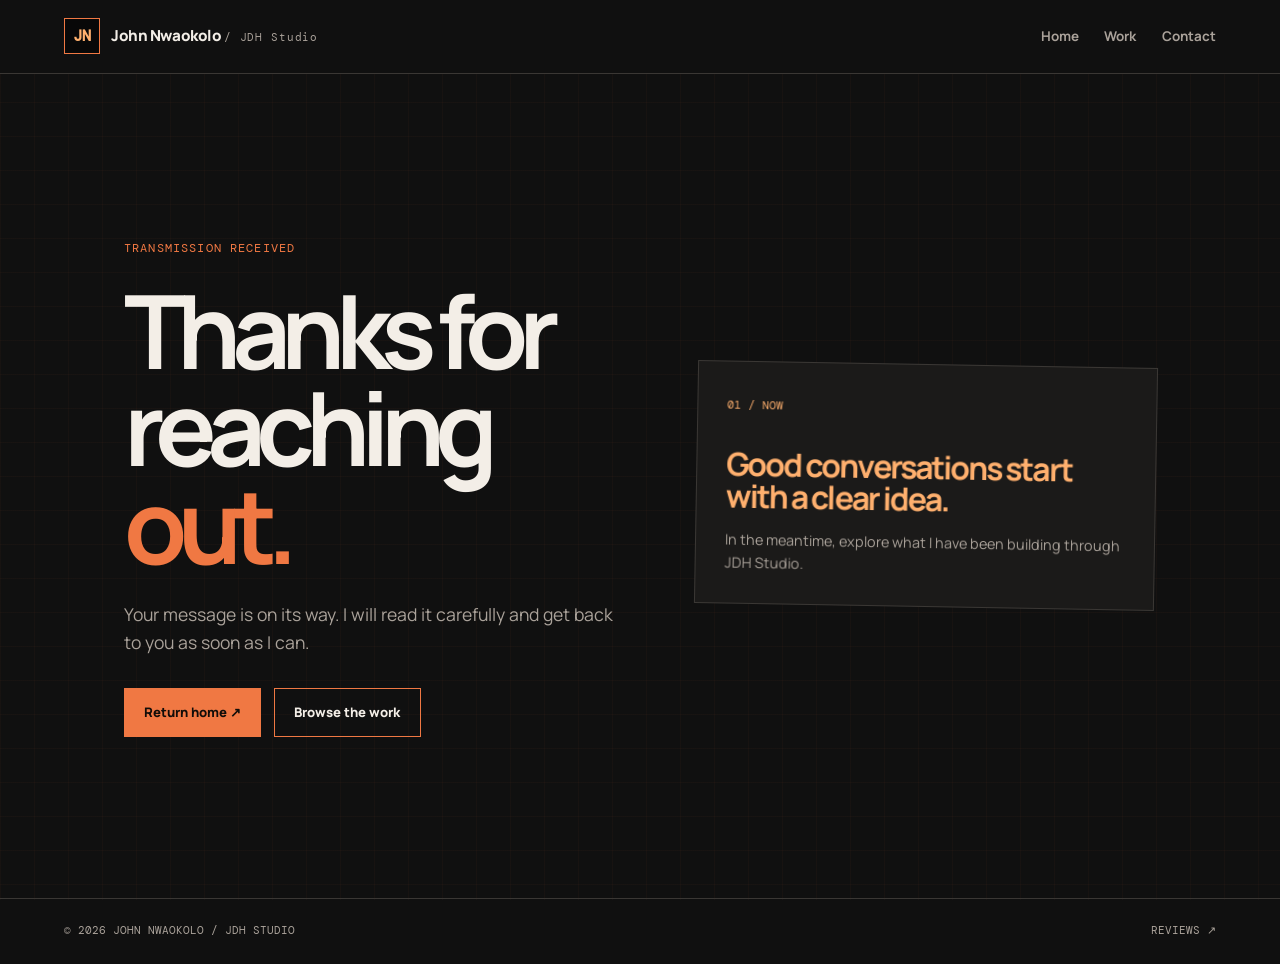
<file: thank-you.html>
<!doctype html>
<html lang="en">
<head><meta charset="UTF-8"><meta name="viewport" content="width=device-width, initial-scale=1"><title>Message received | John Nwaokolo</title><meta name="description" content="Your message has been received by John Nwaokolo."><link rel="icon" href="assets/icons/favicon.ico"><link rel="stylesheet" href="style.css"></head>
<body>
<header class="site-header"><a class="brand" href="index.html"><span class="brand-mark">JN</span><span>John Nwaokolo <small>/ JDH Studio</small></span></a><nav class="site-nav" aria-label="Main navigation"><a href="index.html">Home</a><a href="projects.html">Work</a><a href="contact.html">Contact</a></nav></header>
<main><section class="container hero"><div><span class="eyebrow">Transmission received</span><h1>Thanks for reaching <em>out.</em></h1><p class="hero-copy">Your message is on its way. I will read it carefully and get back to you as soon as I can.</p><div class="hero-actions"><a class="button button-primary" href="index.html">Return home ↗</a><a class="button button-secondary" href="projects.html">Browse the work</a></div></div><aside class="hero-note"><h2>Good conversations start with a clear idea.</h2><p>In the meantime, explore what I have been building through JDH Studio.</p></aside></section></main>
<footer class="site-footer"><p>© 2026 John Nwaokolo / JDH Studio</p><a href="reviews.html">Reviews ↗</a></footer></body></html>
</file>
<file: style.css>
@import url('https://fonts.googleapis.com/css2?family=DM+Mono:wght@400;500&family=Manrope:wght@400;500;600;700;800&display=swap');

:root {
    --ink: #f3eee7;
    --muted: #aaa29a;
    --paper: #101010;
    --surface: #1b1a19;
    --line: #3a3734;
    --lime: #ffb06e;
    --forest: #080808;
    --orange: #f07843;
    --shadow: 0 18px 50px rgba(0, 0, 0, .3);
}

* { box-sizing: border-box; margin: 0; padding: 0; }
html { scroll-behavior: smooth; }
body { background: var(--paper); color: var(--ink); font-family: 'Manrope', sans-serif; line-height: 1.6; }
body::before { background-image: linear-gradient(rgba(240, 120, 67, .035) 1px, transparent 1px), linear-gradient(90deg, rgba(240, 120, 67, .035) 1px, transparent 1px); background-size: 34px 34px; content: ''; inset: 0; pointer-events: none; position: fixed; z-index: -1; }
a { color: inherit; }
img { display: block; max-width: 100%; }
.sr-only { height: 1px; margin: -1px; overflow: hidden; padding: 0; position: absolute; width: 1px; clip: rect(0, 0, 0, 0); white-space: nowrap; }
.skip-link { background: var(--lime); left: 1rem; padding: .6rem 1rem; position: absolute; top: -4rem; z-index: 20; }
.skip-link:focus { top: 1rem; }
.site-header { align-items: center; background: rgba(16, 16, 16, .94); border-bottom: 1px solid var(--line); display: flex; justify-content: space-between; padding: 1.15rem 5vw; position: sticky; top: 0; z-index: 10; }
.brand { align-items: center; display: inline-flex; font-size: .95rem; font-weight: 800; gap: .7rem; letter-spacing: -.03em; text-decoration: none; }
.brand-mark { align-items: center; background: var(--forest); border: 1px solid var(--orange); color: var(--lime); display: inline-flex; font-family: 'DM Mono', monospace; height: 2.25rem; justify-content: center; width: 2.25rem; }
.brand small { color: var(--muted); font-family: 'DM Mono', monospace; font-size: .67rem; font-weight: 400; letter-spacing: .08em; }
.site-nav { align-items: center; display: flex; gap: 1.6rem; }
.site-nav a { color: var(--muted); font-size: .84rem; font-weight: 700; text-decoration: none; }
.site-nav a:hover, .site-nav a[aria-current='page'] { color: var(--ink); }
.menu-toggle { background: transparent; border: 1px solid var(--line); color: var(--ink); display: none; font-size: 1.2rem; height: 2.6rem; width: 2.6rem; }
.container { margin: 0 auto; max-width: 1160px; padding: 7rem 5vw; }
.hero { align-items: center; display: grid; gap: 4rem; grid-template-columns: minmax(0, 1.05fr) minmax(280px, .95fr); min-height: calc(100vh - 76px); padding-bottom: 6rem; padding-top: 6rem; }
.eyebrow { color: var(--orange); font-family: 'DM Mono', monospace; font-size: .72rem; letter-spacing: .1em; text-transform: uppercase; }
.hero h1 { font-size: clamp(3.3rem, 8vw, 7rem); letter-spacing: -.09em; line-height: .95; margin: 1.4rem 0 1.6rem; max-width: 790px; }
.hero h1 em { color: var(--orange); font-style: normal; }
.hero-visual { display: grid; gap: 1.2rem; }
.hero-portrait { aspect-ratio: 4 / 5; border: 1px solid var(--line); filter: grayscale(.15) contrast(1.05); object-fit: cover; width: 100%; }
.hero-copy { color: var(--muted); font-size: 1.1rem; max-width: 590px; }
.hero-actions { display: flex; flex-wrap: wrap; gap: .8rem; margin-top: 2rem; }
.button { align-items: center; border: 1px solid var(--orange); display: inline-flex; font-size: .82rem; font-weight: 800; gap: .6rem; justify-content: center; min-height: 3.1rem; padding: .8rem 1.2rem; text-decoration: none; transition: transform .2s ease, box-shadow .2s ease; }
.button:hover { box-shadow: 5px 5px 0 var(--orange); transform: translate(-2px, -2px); }
.button-primary { background: var(--orange); border-color: var(--orange); color: #120d09; }
.button-secondary { background: transparent; color: var(--ink); }
.hero-note { background: var(--surface); border: 1px solid var(--line); color: var(--ink); padding: 1.8rem; transform: rotate(1deg); }
.hero-note::before { color: var(--lime); content: '01 / NOW'; font-family: 'DM Mono', monospace; font-size: .7rem; }
.hero-note h2 { color: var(--lime); font-size: 2rem; letter-spacing: -.06em; line-height: 1; margin: 2rem 0 1rem; }
.hero-note p { color: var(--muted); font-size: .9rem; }
.hero-note .mono { border-top: 1px solid var(--line); color: var(--muted); font-family: 'DM Mono', monospace; font-size: .7rem; margin-top: 2rem; padding-top: 1rem; }
.section-intro { align-items: end; display: flex; justify-content: space-between; margin-bottom: 2.5rem; }
.section-intro h2, .page-heading h1 { font-size: clamp(2.3rem, 5vw, 4.4rem); letter-spacing: -.08em; line-height: 1; margin-top: .6rem; }
.section-intro p { color: var(--muted); max-width: 400px; }
.rule { border: 0; border-top: 1px solid var(--line); margin: 0; }
.about-preview { display: grid; gap: 3rem; grid-template-columns: .8fr 1.2fr; }
.portrait { aspect-ratio: 1 / 1; filter: saturate(.8); object-fit: cover; width: 100%; }
.about-preview h3 { font-size: 1.6rem; letter-spacing: -.05em; margin-bottom: 1rem; }
.about-preview p, .prose p { color: var(--muted); margin-bottom: 1rem; }
.inline-link { color: var(--orange); font-weight: 800; text-decoration-thickness: 2px; text-underline-offset: 4px; }
.stats { border-bottom: 1px solid var(--line); border-top: 1px solid var(--line); display: grid; grid-template-columns: repeat(3, 1fr); margin-top: 3rem; }
.stat { border-right: 1px solid var(--line); padding: 1.2rem 1rem 1.2rem 0; }
.stat:last-child { border-right: 0; padding-left: 1rem; }
.stat strong { display: block; font-size: 1.5rem; letter-spacing: -.06em; }
.stat span { color: var(--muted); font-family: 'DM Mono', monospace; font-size: .66rem; text-transform: uppercase; }
.project-grid, .review-grid, .cert-grid { display: grid; gap: 1.25rem; grid-template-columns: repeat(2, minmax(0, 1fr)); }
.project-card, .review-card, .cert-card { background: var(--surface); border: 1px solid var(--line); box-shadow: var(--shadow); }
.project-card { display: flex; flex-direction: column; }
.project-image { aspect-ratio: 16 / 9; object-fit: cover; width: 100%; }
.project-body { display: flex; flex: 1; flex-direction: column; padding: 1.5rem; }
.project-meta { color: var(--orange); font-family: 'DM Mono', monospace; font-size: .68rem; text-transform: uppercase; }
.project-body h3 { font-size: 1.65rem; letter-spacing: -.06em; margin: .5rem 0; }
.project-body p { color: var(--muted); font-size: .9rem; }
.tags { display: flex; flex-wrap: wrap; gap: .45rem; margin: 1.1rem 0; }
.tags span { border: 1px solid var(--line); color: var(--lime); font-family: 'DM Mono', monospace; font-size: .65rem; padding: .35rem .55rem; }
.project-links { display: flex; gap: 1rem; margin-top: auto; padding-top: 1rem; }
.project-links a { color: var(--orange); font-size: .78rem; font-weight: 800; text-underline-offset: 4px; }
.project-card.featured { grid-column: span 2; }
.project-card.featured .project-image { aspect-ratio: 2.2 / 1; }
.band { background: #070707; color: var(--ink); }
.band .section-intro p, .band .eyebrow { color: var(--muted); }
.band .section-intro h2 { color: var(--lime); }
.capability-grid { display: grid; gap: 1.5rem; grid-template-columns: repeat(4, 1fr); }
.capability { border-left: 1px solid rgba(255,255,255,.24); min-width: 0; padding: 1rem 1.5rem; }
.capability:first-child { padding-left: 0; }
.capability h3 { color: var(--lime); font-size: 1rem; margin-bottom: .5rem; }
.capability p { color: var(--muted); font-size: .83rem; }
.review-card { padding: 1.5rem; }
.review-card blockquote { font-size: 1.05rem; letter-spacing: -.02em; }
.review-card cite { color: var(--muted); display: block; font-family: 'DM Mono', monospace; font-size: .7rem; font-style: normal; margin-top: 1.4rem; text-transform: uppercase; }
.review-note { background: #d7b18f; color: #17110d; padding: 1.5rem; }
.review-note h3 { font-size: 1.7rem; letter-spacing: -.06em; line-height: 1.05; }
.review-note p { color: #3d2a20; font-size: .85rem; margin-top: 1rem; }
.review-note .inline-link { color: #7c2f19; }
.page-heading { max-width: 750px; padding-bottom: 3rem; padding-top: 7rem; }
.page-heading p { color: var(--muted); font-size: 1.1rem; margin-top: 1.3rem; max-width: 620px; }
.about-layout { display: grid; gap: 4rem; grid-template-columns: .75fr 1.25fr; }
.about-layout .portrait { max-height: 520px; }
.timeline { border-left: 1px solid var(--line); display: grid; gap: 2rem; padding-left: 1.5rem; }
.timeline article { padding-bottom: .3rem; }
.timeline article::before { background: var(--orange); content: ''; display: block; height: .6rem; margin-left: -1.8rem; position: absolute; width: .6rem; }
.timeline article { position: relative; }
.timeline h3 { font-size: 1.1rem; letter-spacing: -.03em; }
.timeline span { color: var(--orange); font-family: 'DM Mono', monospace; font-size: .68rem; }
.cert-grid { grid-template-columns: repeat(3, minmax(0, 1fr)); }
.cert-card { overflow: hidden; }
.cert-card img { background: #f7f4ee; height: 340px; object-fit: contain; padding: .75rem; width: 100%; }
.cert-card div { padding: 1rem; }
.cert-card h3 { font-size: .95rem; line-height: 1.25; }
.cert-card p { color: var(--muted); font-size: .76rem; margin-top: .35rem; }
.contact-layout { display: grid; gap: 4rem; grid-template-columns: .8fr 1.2fr; }
.contact-details h2 { font-size: 2.4rem; letter-spacing: -.07em; line-height: 1; margin: 1rem 0; }
.contact-details p { color: var(--muted); }
.contact-list { display: grid; gap: .8rem; margin-top: 2rem; }
.contact-list a { font-family: 'DM Mono', monospace; font-size: .75rem; text-underline-offset: 4px; }
.contact-form { background: var(--surface); border: 1px solid var(--line); padding: 1.5rem; }
.contact-form label { display: grid; color: var(--muted); font-family: 'DM Mono', monospace; font-size: .68rem; gap: .4rem; margin-bottom: 1rem; text-transform: uppercase; }
.contact-form input, .contact-form textarea { background: var(--paper); border: 1px solid var(--line); color: var(--ink); font: inherit; padding: .85rem; width: 100%; }
.contact-form textarea { min-height: 150px; resize: vertical; }
.contact-form input:focus, .contact-form textarea:focus { border-color: var(--forest); outline: 3px solid rgba(196, 227, 107, .65); }
.feedback-form { background: var(--surface); border: 1px solid var(--line); padding: 1.5rem; }
.feedback-form label { display: grid; color: var(--muted); font-family: 'DM Mono', monospace; font-size: .68rem; gap: .4rem; margin-bottom: 1rem; text-transform: uppercase; }
.feedback-form input, .feedback-form textarea { background: var(--paper); border: 1px solid var(--line); color: var(--ink); font: inherit; padding: .85rem; width: 100%; }
.feedback-form textarea { min-height: 145px; resize: vertical; }
.feedback-form input:focus, .feedback-form textarea:focus { border-color: var(--forest); outline: 3px solid rgba(184, 201, 154, .7); }
.feedback-form small { color: var(--muted); display: block; font-size: .75rem; margin: -0.4rem 0 1rem; }
.guide-shell { display: grid; gap: 1.5rem; grid-template-columns: .75fr 1.25fr; }
.guide-topics { display: grid; gap: .6rem; align-content: start; }
.guide-topic { background: transparent; border: 1px solid var(--line); color: var(--forest); cursor: pointer; font: inherit; font-size: .8rem; font-weight: 800; padding: .9rem 1rem; text-align: left; }
.guide-topic:hover, .guide-topic.active { background: var(--forest); color: var(--lime); }
.guide-chat { background: var(--forest); color: #e9ebe4; min-height: 430px; padding: 1.5rem; }
.guide-chat-head { border-bottom: 1px solid rgba(233, 235, 228, .2); display: flex; justify-content: space-between; padding-bottom: 1rem; }
.guide-chat-head span { color: var(--lime); font-family: 'DM Mono', monospace; font-size: .68rem; }
.guide-messages { display: grid; gap: 1rem; padding: 1.5rem 0; }
.guide-message { font-size: .9rem; max-width: 85%; padding: .85rem 1rem; }
.guide-message.assistant { background: rgba(233, 235, 228, .12); }
.guide-message.user { background: var(--lime); color: var(--ink); justify-self: end; }
.guide-form { display: flex; gap: .6rem; margin-top: auto; }
.guide-form input { background: rgba(233, 235, 228, .1); border: 1px solid rgba(233, 235, 228, .3); color: #e9ebe4; flex: 1; font: inherit; min-width: 0; padding: .8rem; }
.guide-form input::placeholder { color: #bec8c0; }
.guide-form button { background: var(--lime); border: 0; color: var(--ink); cursor: pointer; font-weight: 800; padding: .8rem 1rem; }
.site-assistant { bottom: 1.25rem; position: fixed; right: 1.25rem; z-index: 15; }
.assistant-toggle { align-items: center; background: var(--orange); border: 1px solid var(--orange); box-shadow: 0 10px 28px rgba(0, 0, 0, .35); color: #160d08; cursor: pointer; display: inline-flex; font: inherit; font-size: .78rem; font-weight: 800; gap: .55rem; padding: .85rem 1rem; }
.assistant-toggle-mark { font-size: 1.1rem; }
.assistant-panel { background: var(--surface); border: 1px solid var(--line); bottom: 3.6rem; box-shadow: 0 18px 45px rgba(39, 51, 46, .18); display: grid; gap: 1rem; padding: 1.15rem; position: absolute; right: 0; width: min(360px, calc(100vw - 2rem)); }
.assistant-panel[hidden] { display: none; }
.assistant-header { align-items: start; border-bottom: 1px solid var(--line); display: flex; justify-content: space-between; padding-bottom: .8rem; }
.assistant-kicker { color: var(--orange); font-family: 'DM Mono', monospace; font-size: .65rem; letter-spacing: .08em; text-transform: uppercase; }
.assistant-header h2 { font-size: 1.35rem; letter-spacing: -.05em; margin-top: .2rem; }
.assistant-close { background: transparent; border: 0; color: var(--muted); cursor: pointer; font-size: 1.4rem; line-height: 1; }
.assistant-messages { display: grid; gap: .7rem; max-height: 220px; overflow-y: auto; }
.assistant-message { font-size: .8rem; line-height: 1.5; margin: 0; padding: .7rem .8rem; }
.assistant-message-bot { background: rgba(48, 72, 61, .09); }
.assistant-message-user { background: var(--lime); justify-self: end; max-width: 85%; }
.assistant-action { color: var(--orange); display: block; font-weight: 800; margin-top: .55rem; text-underline-offset: 3px; }
.assistant-prompts { display: flex; flex-wrap: wrap; gap: .45rem; }
.assistant-prompts button { background: transparent; border: 1px solid var(--line); color: var(--orange); cursor: pointer; font: inherit; font-size: .68rem; padding: .45rem .55rem; }
.assistant-prompts button:hover { background: var(--orange); color: #160d08; }
.assistant-form { display: flex; gap: .45rem; }
.assistant-form input { background: var(--paper); border: 1px solid var(--line); color: var(--ink); flex: 1; font: inherit; font-size: .78rem; min-width: 0; padding: .65rem; }
.assistant-form button { background: var(--forest); border: 0; color: var(--lime); cursor: pointer; font-size: 1rem; padding: .4rem .75rem; }
.assistant-note { color: var(--muted); font-family: 'DM Mono', monospace; font-size: .6rem; margin: 0; }
.resume-page { background: #f7f8f5; box-shadow: var(--shadow); color: #17221d; margin: 4rem auto; max-width: 940px; padding: 3.4rem 4rem; }
.resume-loading { color: var(--muted); }
.resume-header { border-bottom: 2px solid #17221d; padding-bottom: 1.2rem; }
.resume-header h1 { font-size: 2.7rem; letter-spacing: -.07em; line-height: 1; }
.resume-headline { color: #30483d; font-size: .95rem; font-weight: 700; margin-top: .45rem; }
.resume-contact { color: var(--muted); display: flex; flex-wrap: wrap; font-family: 'DM Mono', monospace; font-size: .68rem; gap: .45rem 1rem; margin-top: .8rem; }
.resume-contact a { text-underline-offset: 3px; }
.resume-layout { display: grid; gap: 2rem; grid-template-columns: 1.45fr .75fr; margin-top: 1.8rem; }
.resume-section { margin-bottom: 1.8rem; }
.resume-section h2 { border-bottom: 1px solid #c9cec8; color: #30483d; font-family: 'DM Mono', monospace; font-size: .72rem; letter-spacing: .1em; margin-bottom: .9rem; padding-bottom: .35rem; text-transform: uppercase; }
.resume-summary { color: var(--ink); font-size: .9rem; line-height: 1.65; }
.resume-entry { margin-bottom: 1.25rem; }
.resume-entry:last-child { margin-bottom: 0; }
.resume-entry-heading { align-items: baseline; display: flex; gap: 1rem; justify-content: space-between; }
.resume-entry h3 { font-size: .98rem; letter-spacing: -.02em; }
.resume-period { color: var(--muted); font-family: 'DM Mono', monospace; font-size: .65rem; white-space: nowrap; }
.resume-entry-company { color: var(--orange); font-size: .78rem; font-weight: 700; margin: .15rem 0 .35rem; }
.resume-entry p, .resume-project p, .resume-education p { color: var(--muted); font-size: .78rem; line-height: 1.55; }
.resume-skill-group { margin-bottom: .85rem; }
.resume-skill-group h3 { font-size: .78rem; margin-bottom: .25rem; }
.resume-skill-group p { color: var(--muted); font-size: .76rem; line-height: 1.55; }
.resume-project { margin-bottom: 1rem; }
.resume-project h3 { font-size: .88rem; }
.resume-project h3 a { text-decoration-thickness: 1px; text-underline-offset: 3px; }
.resume-project-meta { color: var(--orange); font-family: 'DM Mono', monospace; font-size: .62rem; text-transform: uppercase; }
.resume-education h3 { font-size: .84rem; }
.resume-cert-list { color: var(--muted); font-size: .76rem; line-height: 1.6; list-style: none; }
.resume-cert-list li { margin-bottom: .4rem; }
.resume-cert-list span { color: var(--orange); font-family: 'DM Mono', monospace; font-size: .62rem; }
.site-footer { border-top: 1px solid var(--line); display: flex; justify-content: space-between; padding: 1.5rem 5vw; }
.site-footer p, .site-footer a { color: var(--muted); font-family: 'DM Mono', monospace; font-size: .66rem; text-decoration: none; text-transform: uppercase; }
.reveal { opacity: 0; transform: translateY(20px); transition: opacity .6s ease, transform .6s ease; }
.reveal.visible { opacity: 1; transform: none; }
@media (max-width: 760px) {
    .reveal { opacity: 1; transform: none; }
    .site-header { padding: 1rem 5vw; }
    .menu-toggle { display: block; }
    .site-nav { background: var(--surface); border-bottom: 1px solid var(--line); display: none; flex-direction: column; gap: 1.2rem; left: 0; padding: 1.5rem 5vw; position: absolute; right: 0; top: 100%; }
    .site-nav.open { display: flex; }
    .hero, .about-layout, .about-preview, .contact-layout { grid-template-columns: 1fr; }
    .hero { gap: 2.5rem; min-height: auto; padding-bottom: 5rem; padding-top: 5rem; }
    .hero-visual { order: -1; }
    .hero h1 { font-size: clamp(3rem, 16vw, 5rem); }
    .hero-note { max-width: 340px; }
    .guide-shell { grid-template-columns: 1fr; }
    .section-intro { align-items: start; flex-direction: column; gap: 1rem; }
    .project-grid, .review-grid, .cert-grid { grid-template-columns: 1fr; }
    .project-card.featured { grid-column: auto; }
    .project-card.featured .project-image { aspect-ratio: 16 / 9; }
    .capability-grid { gap: 1rem; grid-template-columns: repeat(2, 1fr); }
    .capability { padding: 1rem; }
    .capability:nth-child(odd) { padding-left: 0; }
    .stats { grid-template-columns: 1fr; }
    .stat, .stat:last-child { border-bottom: 1px solid var(--line); border-right: 0; padding: 1rem 0; }
    .stat:last-child { border-bottom: 0; }
    .site-footer { align-items: start; flex-direction: column; gap: .7rem; }
}
@media (prefers-reduced-motion: reduce) { *, *::before, *::after { scroll-behavior: auto !important; transition-duration: .01ms !important; } .reveal { opacity: 1; transform: none; } }
@media print { .site-assistant { display: none; } }
@media (max-width: 760px) {
    .resume-page { margin: 1.5rem 5vw; padding: 2rem 1.25rem; }
    .resume-layout { grid-template-columns: 1fr; }
    .resume-entry-heading { align-items: start; flex-direction: column; gap: .15rem; }
    .resume-period { white-space: normal; }
}
@media print {
    @page { margin: .55in; size: A4; }
    body.resume-site { background: #fff; }
    body.resume-site::before, .resume-controls { display: none; }
    .resume-page { box-shadow: none; margin: 0; max-width: none; padding: 0; }
    .resume-page, .resume-page * { color: #17221d !important; }
    .resume-header { border-color: #17221d; }
    .resume-section h2, .resume-project-meta, .resume-entry-company { color: #30483d !important; }
    .resume-entry, .resume-project, .resume-education { break-inside: avoid; }
}
</file>
